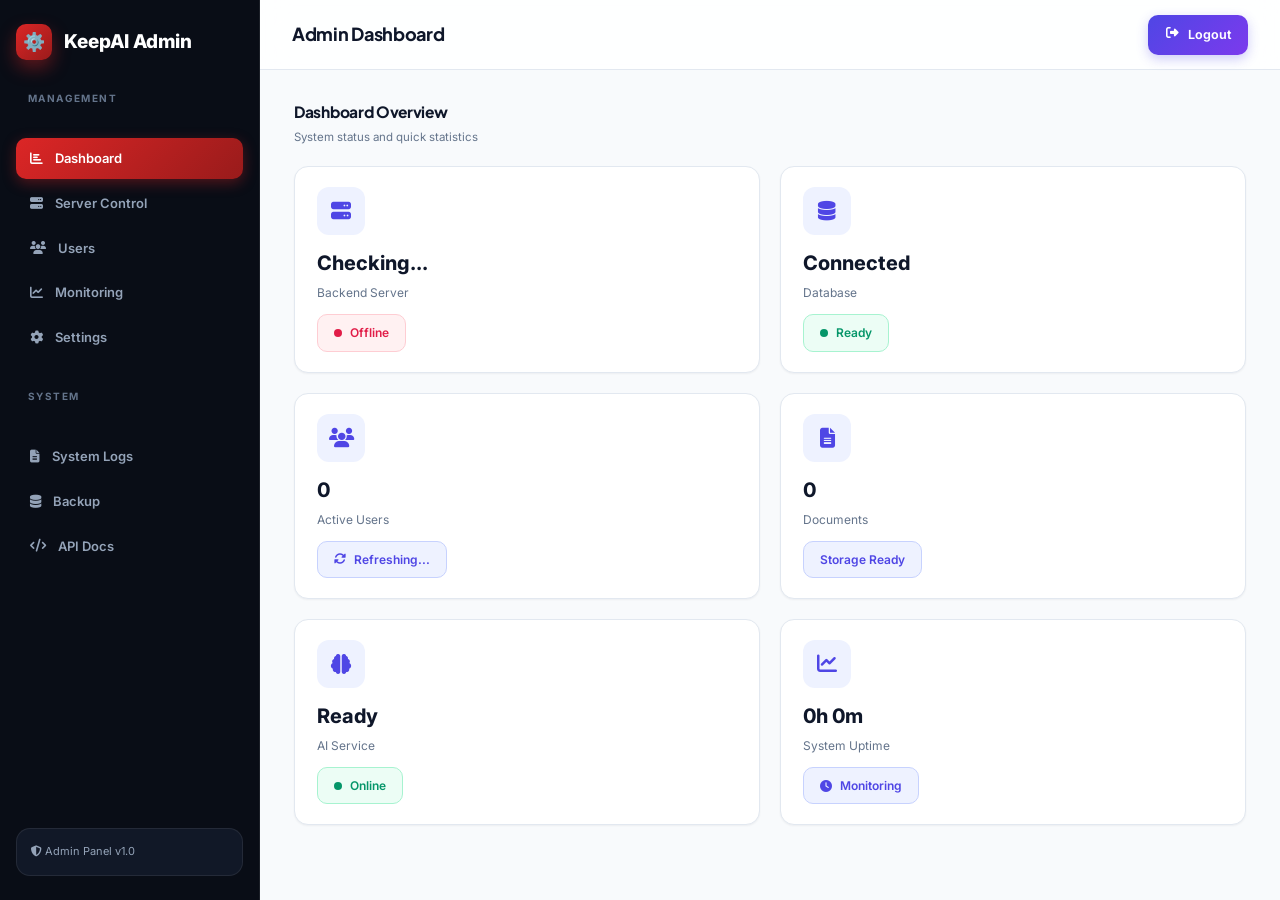
<file: admin_dashboard_backup_20261012_165618.html>
<!DOCTYPE html>
<html lang="en">
<head>
    <meta charset="UTF-8">
    <meta name="viewport" content="width=device-width, initial-scale=1.0">
    <title>KeepAI - Admin Dashboard</title>
    <link rel="preconnect" href="https://fonts.googleapis.com">
    <link rel="preconnect" href="https://fonts.gstatic.com" crossorigin>
    <link href="https://fonts.googleapis.com/css2?family=Inter:wght@300;400;500;600;700&family=Plus+Jakarta+Sans:wght@500;600;700;800&display=swap" rel="stylesheet">
    <link href="https://cdnjs.cloudflare.com/ajax/libs/font-awesome/6.4.0/css/all.min.css" rel="stylesheet">
    <style>
        :root {
            --primary: #4f46e5;
            --primary-hover: #4338ca;
            --primary-light: #eef2ff;
            --primary-border: #c7d2fe;
            --primary-glow: rgba(79, 70, 229, 0.16);
            --primary-gradient: linear-gradient(135deg, #4f46e5 0%, #7c3aed 100%);
            
            --emerald: #059669;
            --emerald-light: #ecfdf5;
            --emerald-border: #a7f3d0;
            --rose: #e11d48;
            --rose-light: #fff1f2;
            --rose-border: #fecdd3;
            --amber: #d97706;
            --amber-light: #fffbeb;
            
            --bg-app: #f8fafc;
            --bg-surface: #ffffff;
            --bg-subtle: #f1f5f9;
            --border: #e2e8f0;
            --text-main: #0f172a;
            --text-body: #334155;
            --text-muted: #64748b;
            --text-subtle: #94a3b8;
            
            --sidebar-bg: #090d16;
            --sidebar-surface: #111827;
            --sidebar-border: rgba(255, 255, 255, 0.08);
            --sidebar-text: #94a3b8;
            --sidebar-text-hover: #e2e8f0;
            
            --radius-xs: 6px;
            --radius-sm: 10px;
            --radius-md: 14px;
            --radius-lg: 18px;
            --shadow-sm: 0 1px 2px 0 rgba(15, 23, 42, 0.05);
            --shadow-md: 0 4px 6px -1px rgba(15, 23, 42, 0.06);
            --shadow-lg: 0 10px 25px -5px rgba(15, 23, 42, 0.06);
            --shadow-card: 0 1px 3px rgba(15, 23, 42, 0.04), 0 16px 32px -12px rgba(15, 23, 42, 0.05);
        }

        * { box-sizing: border-box; margin: 0; padding: 0; }

        body {
            background: var(--bg-app);
            color: var(--text-body);
            font-family: 'Inter', -apple-system, BlinkMacSystemFont, "Segoe UI", Roboto, sans-serif;
            font-size: 14px;
            line-height: 1.6;
            -webkit-font-smoothing: antialiased;
            min-height: 100vh;
        }

        h1, h2, h3, h4, h5, h6 {
            font-family: 'Plus Jakarta Sans', 'Inter', sans-serif;
            font-weight: 750;
            letter-spacing: -0.3px;
        }

        button, input, select { font: inherit; outline: none; }
        button { cursor: pointer; border: 0; background: transparent; }

        .app {
            min-height: 100vh;
            display: grid;
            grid-template-columns: 260px minmax(0, 1fr);
        }

        /* Sidebar */
        .sidebar {
            background: var(--sidebar-bg);
            color: var(--sidebar-text);
            padding: 24px 16px;
            display: flex;
            flex-direction: column;
            gap: 24px;
            position: sticky;
            top: 0;
            height: 100vh;
            border-right: 1px solid var(--sidebar-border);
            z-index: 20;
            overflow-y: auto;
        }

        .brand {
            display: flex;
            align-items: center;
            gap: 12px;
            color: white;
            font-size: 19px;
            font-weight: 800;
        }

        .brand-mark {
            width: 36px;
            height: 36px;
            background: linear-gradient(135deg, #dc2626 0%, #991b1b 100%);
            border-radius: 10px;
            display: grid;
            place-items: center;
            color: white;
            font-size: 18px;
            box-shadow: 0 8px 18px rgba(220, 38, 38, 0.4);
        }

        .nav-label {
            font-size: 10px;
            letter-spacing: 1.4px;
            text-transform: uppercase;
            color: #64748b;
            padding: 0 12px;
            margin: 6px 0 8px;
            font-weight: 700;
        }

        .nav {
            display: flex;
            flex-direction: column;
            gap: 4px;
        }

        .nav-item {
            display: flex;
            align-items: center;
            gap: 12px;
            width: 100%;
            color: var(--sidebar-text);
            padding: 10px 14px;
            border-radius: var(--radius-sm);
            font-size: 13px;
            font-weight: 600;
            transition: all 0.18s;
            text-decoration: none;
            border: 0;
            background: transparent;
            cursor: pointer;
            user-select: none;
        }

        .nav-item:hover {
            background: rgba(255, 255, 255, 0.05);
            color: var(--sidebar-text-hover);
        }

        .nav-item.active {
            background: linear-gradient(135deg, #dc2626 0%, #991b1b 100%);
            color: white;
            box-shadow: 0 4px 14px rgba(220, 38, 38, 0.35);
        }

        .sidebar-bottom {
            margin-top: auto;
            background: var(--sidebar-surface);
            border: 1px solid var(--sidebar-border);
            border-radius: var(--radius-md);
            padding: 14px;
            font-size: 11px;
        }

        /* Main */
        .main {
            min-width: 0;
            display: flex;
            flex-direction: column;
        }

        .topbar {
            height: 70px;
            background: rgba(255, 255, 255, 0.85);
            border-bottom: 1px solid var(--border);
            display: flex;
            align-items: center;
            justify-content: space-between;
            padding: 0 32px;
            position: sticky;
            top: 0;
            z-index: 15;
            backdrop-filter: blur(14px);
        }

        .topbar h2 {
            font-size: 18px;
            color: var(--text-main);
        }

        .content {
            padding: 30px 34px 50px;
            max-width: 1440px;
            margin: 0 auto;
            width: 100%;
        }

        .section { display: none; }
        .section.active { display: block; animation: fadeIn 0.25s ease-out; }

        @keyframes fadeIn {
            from { opacity: 0; transform: translateY(6px); }
            to { opacity: 1; transform: translateY(0); }
        }

        .panel {
            background: var(--bg-surface);
            border: 1px solid var(--border);
            border-radius: var(--radius-lg);
            padding: 22px 24px;
            box-shadow: var(--shadow-card);
        }

        .panel-head {
            display: flex;
            justify-content: space-between;
            align-items: flex-start;
            gap: 12px;
            margin-bottom: 20px;
        }

        .panel-head h2 {
            font-size: 15.5px;
            color: var(--text-main);
        }

        .panel-head .sub {
            color: var(--text-muted);
            font-size: 11.5px;
            margin-top: 3px;
        }

        /* Status Badge */
        .status-badge {
            display: inline-flex;
            align-items: center;
            gap: 8px;
            padding: 8px 16px;
            border-radius: var(--radius-sm);
            font-size: 12px;
            font-weight: 600;
        }

        .status-badge.online {
            background: var(--emerald-light);
            color: var(--emerald);
            border: 1px solid var(--emerald-border);
        }

        .status-badge.offline {
            background: var(--rose-light);
            color: var(--rose);
            border: 1px solid var(--rose-border);
        }

        .status-badge.info {
            background: var(--primary-light);
            color: var(--primary);
            border: 1px solid var(--primary-border);
        }

        .status-dot {
            width: 8px;
            height: 8px;
            border-radius: 50%;
            animation: pulse 2s infinite;
        }

        .status-dot.online {
            background: var(--emerald);
        }

        .status-dot.offline {
            background: var(--rose);
        }

        @keyframes pulse {
            0%, 100% { opacity: 1; }
            50% { opacity: 0.5; }
        }

        /* Buttons */
        .btn {
            border-radius: var(--radius-sm);
            padding: 10px 16px;
            font-weight: 650;
            font-size: 12.5px;
            display: inline-flex;
            align-items: center;
            justify-content: center;
            gap: 8px;
            transition: all 0.18s;
            text-decoration: none;
        }

        .btn i { width: 16px; height: 16px; }

        .btn-primary {
            background: linear-gradient(135deg, #4f46e5 0%, #7c3aed 100%);
            color: white;
            box-shadow: 0 4px 12px rgba(79, 70, 229, 0.28);
        }

        .btn-primary:hover {
            transform: translateY(-1px);
            box-shadow: 0 6px 16px rgba(79, 70, 229, 0.35);
        }

        .btn-success {
            background: linear-gradient(135deg, #059669 0%, #047857 100%);
            color: white;
            box-shadow: 0 4px 12px rgba(5, 150, 105, 0.28);
        }

        .btn-success:hover {
            transform: translateY(-1px);
            box-shadow: 0 6px 16px rgba(5, 150, 105, 0.35);
        }

        .btn-danger {
            background: linear-gradient(135deg, #e11d48 0%, #be123c 100%);
            color: white;
            box-shadow: 0 4px 12px rgba(225, 29, 72, 0.28);
        }

        .btn-danger:hover {
            transform: translateY(-1px);
            box-shadow: 0 6px 16px rgba(225, 29, 72, 0.35);
        }

        .btn:disabled {
            opacity: 0.5;
            cursor: not-allowed;
            transform: none !important;
        }

        /* Cards */
        .stat-card {
            background: var(--bg-surface);
            border: 1px solid var(--border);
            border-radius: var(--radius-md);
            padding: 20px 22px;
            box-shadow: var(--shadow-sm);
        }

        .stat-icon {
            width: 48px;
            height: 48px;
            border-radius: 12px;
            display: grid;
            place-items: center;
            font-size: 20px;
            margin-bottom: 12px;
        }

        .stat-icon.primary {
            background: var(--primary-light);
            color: var(--primary);
        }

        .stat-value {
            font-size: 20px;
            font-weight: 750;
            color: var(--text-main);
            margin-bottom: 4px;
        }

        .stat-label {
            font-size: 12px;
            color: var(--text-muted);
        }

        /* Grid */
        .grid {
            display: grid;
            gap: 20px;
        }

        .grid-2 { grid-template-columns: repeat(auto-fit, minmax(280px, 1fr)); }
        .grid-3 { grid-template-columns: repeat(auto-fit, minmax(320px, 1fr)); }

        /* Forms */
        .form-group {
            margin-bottom: 20px;
        }

        .form-group label {
            display: block;
            font-size: 11px;
            font-weight: 700;
            color: var(--text-main);
            margin-bottom: 8px;
            text-transform: uppercase;
            letter-spacing: 0.5px;
        }

        .form-group input,
        .form-group select,
        .form-group textarea {
            width: 100%;
            padding: 12px 14px;
            border: 1px solid var(--border);
            border-radius: var(--radius-sm);
            font-size: 13px;
            transition: all 0.18s;
        }

        .form-group input:focus,
        .form-group select:focus,
        .form-group textarea:focus {
            border-color: var(--primary);
            box-shadow: 0 0 0 3px var(--primary-glow);
        }

        /* Alert */
        .alert {
            padding: 14px 16px;
            border-radius: var(--radius-sm);
            font-size: 13px;
            margin-bottom: 16px;
            display: flex;
            align-items: center;
            gap: 12px;
            animation: slideDown 0.3s ease-out;
        }

        @keyframes slideDown {
            from { opacity: 0; transform: translateY(-10px); }
            to { opacity: 1; transform: translateY(0); }
        }

        .alert-success {
            background: var(--emerald-light);
            border: 1px solid var(--emerald-border);
            color: var(--emerald);
        }

        .alert-error {
            background: var(--rose-light);
            border: 1px solid var(--rose-border);
            color: var(--rose);
        }

        .alert-info {
            background: var(--primary-light);
            border: 1px solid var(--primary-border);
            color: var(--primary);
        }

        /* Log display */
        .log-viewer {
            background: #0f172a;
            color: #10b981;
            padding: 16px;
            border-radius: var(--radius-sm);
            font-family: 'Courier New', monospace;
            font-size: 12px;
            max-height: 400px;
            overflow-y: auto;
            line-height: 1.5;
            white-space: pre-wrap;
            word-wrap: break-word;
        }

        .log-viewer.error {
            color: #ef4444;
        }

        .log-viewer.warning {
            color: #f59e0b;
        }

        /* Table */
        .table-responsive {
            background: var(--bg-surface);
            border: 1px solid var(--border);
            border-radius: var(--radius-md);
            overflow: hidden;
        }

        .table {
            width: 100%;
            margin: 0;
            font-size: 13px;
        }

        .table thead th {
            background: var(--bg-subtle);
            border-bottom: 1px solid var(--border);
            padding: 12px 16px;
            font-weight: 700;
            font-size: 11px;
            text-transform: uppercase;
            color: var(--text-muted);
        }

        .table tbody td {
            padding: 12px 16px;
            border-bottom: 1px solid var(--border);
        }

        .table tbody tr:hover {
            background: var(--bg-subtle);
        }

        @media (max-width: 768px) {
            .app { grid-template-columns: 1fr; }
            .sidebar { display: none; }
            .content { padding: 20px 16px; }
            .grid-2, .grid-3 { grid-template-columns: 1fr; }
        }
    </style>
</head>
<body>
    <div class="app">
        <!-- Sidebar -->
        <aside class="sidebar">
            <div class="brand">
                <div class="brand-mark">⚙️</div>
                <span>KeepAI Admin</span>
            </div>

            <div class="nav-label">Management</div>
            <nav class="nav">
                <button class="nav-item active" onclick="showSection('dashboard', this)">
                    <i class="fas fa-chart-bar"></i> Dashboard
                </button>
                <button class="nav-item" onclick="showSection('server', this)">
                    <i class="fas fa-server"></i> Server Control
                </button>
                <button class="nav-item" onclick="showSection('users', this)">
                    <i class="fas fa-users"></i> Users
                </button>
                <button class="nav-item" onclick="showSection('monitoring', this)">
                    <i class="fas fa-chart-line"></i> Monitoring
                </button>
                <button class="nav-item" onclick="showSection('settings', this)">
                    <i class="fas fa-cog"></i> Settings
                </button>
            </nav>

            <div class="nav-label">System</div>
            <nav class="nav">
                <button class="nav-item" onclick="showSection('logs', this)">
                    <i class="fas fa-file-alt"></i> System Logs
                </button>
                <button class="nav-item" onclick="showSection('backup', this)">
                    <i class="fas fa-database"></i> Backup
                </button>
                <button class="nav-item" onclick="showSection('api', this)">
                    <i class="fas fa-code"></i> API Docs
                </button>
            </nav>

            <div class="sidebar-bottom">
                <p><i class="fas fa-shield-alt"></i> Admin Panel v1.0</p>
            </div>
        </aside>

        <!-- Main Content -->
        <main class="main">
            <!-- Topbar -->
            <header class="topbar">
                <h2>Admin Dashboard</h2>
                <div>
                    <button class="btn btn-primary" onclick="logout()">
                        <i class="fas fa-sign-out-alt"></i> Logout
                    </button>
                </div>
            </header>

            <!-- Content Area -->
            <div class="content">
                <!-- Dashboard Section -->
                <section id="dashboard-section" class="section active">
                    <div class="panel-head">
                        <div>
                            <h2>Dashboard Overview</h2>
                            <div class="sub">System status and quick statistics</div>
                        </div>
                    </div>

                    <div class="grid grid-3">
                        <div class="stat-card">
                            <div class="stat-icon primary">
                                <i class="fas fa-server"></i>
                            </div>
                            <div class="stat-value" id="server-status-value">Checking...</div>
                            <div class="stat-label">Backend Server</div>
                            <div id="server-status-badge" class="status-badge offline" style="margin-top: 12px;">
                                <span class="status-dot offline"></span>
                                <span>Offline</span>
                            </div>
                        </div>

                        <div class="stat-card">
                            <div class="stat-icon primary">
                                <i class="fas fa-database"></i>
                            </div>
                            <div class="stat-value" id="db-status-value">Connected</div>
                            <div class="stat-label">Database</div>
                            <div id="db-status-badge" class="status-badge online" style="margin-top: 12px;">
                                <span class="status-dot online"></span>
                                <span>Ready</span>
                            </div>
                        </div>

                        <div class="stat-card">
                            <div class="stat-icon primary">
                                <i class="fas fa-users"></i>
                            </div>
                            <div class="stat-value" id="user-count">0</div>
                            <div class="stat-label">Active Users</div>
                            <div class="status-badge info" style="margin-top: 12px; background: var(--primary-light); color: var(--primary); border: 1px solid var(--primary-border);">
                                <i class="fas fa-sync-alt"></i>
                                <span>Refreshing...</span>
                            </div>
                        </div>

                        <div class="stat-card">
                            <div class="stat-icon primary">
                                <i class="fas fa-file-alt"></i>
                            </div>
                            <div class="stat-value" id="document-count">0</div>
                            <div class="stat-label">Documents</div>
                            <div class="status-badge info" style="margin-top: 12px; background: var(--primary-light); color: var(--primary); border: 1px solid var(--primary-border);">
                                <span>Storage Ready</span>
                            </div>
                        </div>

                        <div class="stat-card">
                            <div class="stat-icon primary">
                                <i class="fas fa-brain"></i>
                            </div>
                            <div class="stat-value" id="ai-status">Ready</div>
                            <div class="stat-label">AI Service</div>
                            <div id="ai-status-badge" class="status-badge online" style="margin-top: 12px;">
                                <span class="status-dot online"></span>
                                <span>Online</span>
                            </div>
                        </div>

                        <div class="stat-card">
                            <div class="stat-icon primary">
                                <i class="fas fa-chart-line"></i>
                            </div>
                            <div class="stat-value" id="system-uptime">0h 0m</div>
                            <div class="stat-label">System Uptime</div>
                            <div class="status-badge info" style="margin-top: 12px; background: var(--primary-light); color: var(--primary); border: 1px solid var(--primary-border);">
                                <i class="fas fa-clock"></i>
                                <span>Monitoring</span>
                            </div>
                        </div>
                    </div>
                </section>

                <!-- Server Control Section -->
                <section id="server-section" class="section">
                    <div class="panel-head">
                        <div>
                            <h2>Server Control</h2>
                            <div class="sub">Start, stop, and monitor the backend server</div>
                        </div>
                    </div>

                    <!-- Server Status Alert -->
                    <div id="server-alert"></div>

                    <!-- Server Status -->
                    <div class="panel" style="margin-bottom: 24px;">
                        <h3 style="margin-bottom: 16px; font-size: 14px;">
                            <i class="fas fa-heartbeat me-2"></i>Server Status
                        </h3>
                        
                        <div style="display: flex; align-items: center; justify-content: space-between; padding: 16px; background: var(--bg-subtle); border-radius: var(--radius-sm);">
                            <div>
                                <div style="font-weight: 600; color: var(--text-main); margin-bottom: 4px;">Backend Server</div>
                                <div style="font-size: 12px; color: var(--text-muted);">
                                    <span id="server-endpoint">http://127.0.0.1:8000</span>
                                </div>
                            </div>
                            <div id="server-status-indicator" class="status-badge offline">
                                <span class="status-dot offline"></span>
                                <span>Offline</span>
                            </div>
                        </div>
                    </div>

                    <!-- Server Controls -->
                    <div class="panel" style="margin-bottom: 24px;">
                        <h3 style="margin-bottom: 16px; font-size: 14px;">
                            <i class="fas fa-sliders-h me-2"></i>Controls
                        </h3>
                        
                        <div style="display: flex; gap: 12px; flex-wrap: wrap; margin-bottom: 20px;">
                            <button class="btn btn-success" onclick="startServer()">
                                <i class="fas fa-play"></i> Start Server
                            </button>
                            <button class="btn btn-danger" onclick="stopServer()">
                                <i class="fas fa-stop"></i> Stop Server
                            </button>
                            <button class="btn btn-primary" onclick="checkServerStatus()">
                                <i class="fas fa-sync-alt"></i> Check Status
                            </button>
                        </div>

                        <div style="padding: 14px; background: var(--primary-light); border: 1px solid var(--primary-border); border-radius: var(--radius-sm); font-size: 12px; color: var(--primary); line-height: 1.6;">
                            <strong>💡 Tip:</strong> If automatic startup doesn't work, you can manually start the server by opening Command Prompt and running:<br/>
                            <code style="display: block; margin: 8px 0; padding: 8px; background: white; border-radius: 4px; font-family: monospace; font-size: 11px; overflow-x: auto;">python -m uvicorn app.main:app --reload --host 127.0.0.1 --port 8000</code>
                            Or double-click <code style="background: white; padding: 2px 6px; border-radius: 3px; font-size: 11px;">start_backend.bat</code>
                        </div>
                    </div>

                    <!-- Server Logs -->
                    <div class="panel">
                        <h3 style="margin-bottom: 16px; font-size: 14px;">
                            <i class="fas fa-file-alt me-2"></i>Server Logs
                        </h3>
                        <div class="log-viewer" id="server-logs">
Ready to start server...
                        </div>
                    </div>
                </section>

                <!-- Users Section -->
                <section id="users-section" class="section">
                    <div class="panel-head">
                        <div>
                            <h2>User Management</h2>
                            <div class="sub">Manage student and admin accounts</div>
                        </div>
                    </div>

                    <div class="panel">
                        <div style="display: flex; justify-content: space-between; align-items: center; margin-bottom: 20px;">
                            <div>
                                <h3 style="margin: 0; font-size: 15px;">User Accounts</h3>
                                <p style="margin: 4px 0 0 0; font-size: 12px; color: var(--text-muted);">Manage student and admin accounts</p>
                            </div>
                            <button class="btn btn-success" onclick="showAddUserModal()">
                                <i class="fas fa-plus"></i> Add User
                            </button>
                        </div>

                        <div class="table-responsive">
                            <table class="table">
                                <thead>
                                    <tr>
                                        <th>Username</th>
                                        <th>Full Name</th>
                                        <th>Email</th>
                                        <th>Role</th>
                                        <th>Created</th>
                                        <th>Last Login</th>
                                        <th>Actions</th>
                                    </tr>
                                </thead>
                                <tbody id="users-table">
                                    <tr>
                                        <td colspan="7" style="text-align: center; color: var(--text-muted); padding: 30px;">
                                            <i class="fas fa-spinner fa-spin" style="margin-right: 8px;"></i>
                                            Loading users...
                                        </td>
                                    </tr>
                                </tbody>
                            </table>
                        </div>

                        <div style="display: flex; justify-content: space-between; align-items: center; margin-top: 20px; padding-top: 16px; border-top: 1px solid var(--border);">
                            <div style="font-size: 12px; color: var(--text-muted);">
                                Showing <span id="user-count-badge">0</span> users
                            </div>
                            <div style="display: flex; gap: 8px;">
                                <button class="btn" style="padding: 6px 12px; font-size: 11px;" onclick="exportUsers()">
                                    <i class="fas fa-download"></i> Export
                                </button>
                                <button class="btn btn-primary" style="padding: 6px 12px; font-size: 11px;" onclick="refreshUsers()">
                                    <i class="fas fa-sync-alt"></i> Refresh
                                </button>
                            </div>
                        </div>
                    </div>
                </section>

                <!-- Settings Section -->
                <section id="settings-section" class="section">
                    <div class="panel-head">
                        <div>
                            <h2>Admin Settings</h2>
                            <div class="sub">Configure system settings and preferences</div>
                        </div>
                    </div>

                    <div class="grid grid-2">
                        <div class="panel">
                            <h3 style="margin-bottom: 16px; font-size: 14px;">
                                <i class="fas fa-cog me-2"></i>System Configuration
                            </h3>
                            
                            <form id="settings-form" onsubmit="saveSettings(event)">
                                <div class="form-group">
                                    <label>Server Host</label>
                                    <input type="text" id="server-host" value="127.0.0.1">
                                </div>

                                <div class="form-group">
                                    <label>Server Port</label>
                                    <input type="number" id="server-port" value="8000" min="1024" max="65535">
                                </div>

                                <div class="form-group">
                                    <label>AI Provider</label>
                                    <select id="ai-provider">
                                        <option value="ollama">Ollama (Local)</option>
                                        <option value="gemini">Google Gemini</option>
                                        <option value="openai">OpenAI (API)</option>
                                        <option value="claude">Claude (API)</option>
                                    </select>
                                </div>

                                <div class="form-group">
                                    <label>Database Type</label>
                                    <select id="db-type">
                                        <option value="mysql">MySQL/MariaDB</option>
                                        <option value="sqlite">SQLite</option>
                                    </select>
                                </div>

                                <div class="form-group">
                                    <label>Enable Debug Mode</label>
                                    <div style="display: flex; align-items: center; gap: 10px; margin-top: 8px;">
                                        <input type="checkbox" id="debug-mode" style="width: 18px; height: 18px; cursor: pointer;">
                                        <span style="font-size: 12px; color: var(--text-muted);">Enable detailed logging and error messages</span>
                                    </div>
                                </div>

                                <div class="form-group">
                                    <label>Auto-start Server</label>
                                    <div style="display: flex; align-items: center; gap: 10px; margin-top: 8px;">
                                        <input type="checkbox" id="auto-start" style="width: 18px; height: 18px; cursor: pointer;" checked>
                                        <span style="font-size: 12px; color: var(--text-muted);">Start server automatically on system boot</span>
                                    </div>
                                </div>

                                <button type="submit" class="btn btn-primary" style="margin-top: 20px;">
                                    <i class="fas fa-save"></i> Save Settings
                                </button>
                            </form>
                        </div>

                        <div class="panel">
                            <h3 style="margin-bottom: 16px; font-size: 14px;">
                                <i class="fas fa-shield-alt me-2"></i>Security Settings
                            </h3>
                            
                            <form id="security-form" onsubmit="saveSecuritySettings(event)">
                                <div class="form-group">
                                    <label>JWT Token Expiration (minutes)</label>
                                    <input type="number" id="jwt-expiry" value="10080" min="30" max="525600">
                                </div>

                                <div class="form-group">
                                    <label>Password Policy</label>
                                    <select id="password-policy">
                                        <option value="basic">Basic (6+ characters)</option>
                                        <option value="standard">Standard (8+ characters, mixed case)</option>
                                        <option value="strict">Strict (12+ characters, mixed case, numbers, symbols)</option>
                                    </select>
                                </div>

                                <div class="form-group">
                                    <label>Session Timeout (minutes)</label>
                                    <input type="number" id="session-timeout" value="30" min="5" max="1440">
                                </div>

                                <div class="form-group">
                                    <label>Enable Two-Factor Authentication</label>
                                    <div style="display: flex; align-items: center; gap: 10px; margin-top: 8px;">
                                        <input type="checkbox" id="2fa-enabled" style="width: 18px; height: 18px; cursor: pointer;">
                                        <span style="font-size: 12px; color: var(--text-muted);">Require 2FA for admin accounts</span>
                                    </div>
                                </div>

                                <div class="form-group">
                                    <label>Rate Limiting (requests per minute)</label>
                                    <input type="number" id="rate-limit" value="60" min="10" max="1000">
                                </div>

                                <button type="submit" class="btn btn-primary" style="margin-top: 20px;">
                                    <i class="fas fa-shield-alt"></i> Save Security Settings
                                </button>
                            </form>
                        </div>
                    </div>

                    <div class="panel" style="margin-top: 20px;">
                        <h3 style="margin-bottom: 16px; font-size: 14px;">
                            <i class="fas fa-tools me-2"></i>System Tools
                        </h3>
                        
                        <div style="display: flex; gap: 12px; flex-wrap: wrap;">
                            <button class="btn btn-primary" onclick="clearCache()">
                                <i class="fas fa-broom"></i> Clear Cache
                            </button>
                            <button class="btn btn-primary" onclick="optimizeDatabase()">
                                <i class="fas fa-database"></i> Optimize Database
                            </button>
                            <button class="btn btn-primary" onclick="regenerateApiKeys()">
                                <i class="fas fa-key"></i> Regenerate API Keys
                            </button>
                            <button class="btn btn-danger" onclick="resetSystem()">
                                <i class="fas fa-redo"></i> Reset System Settings
                            </button>
                        </div>
                    </div>
                </section>

                <!-- Monitoring Section -->
                <section id="monitoring-section" class="section">
                    <div class="panel-head">
                        <div>
                            <h2>System Monitoring</h2>
                            <div class="sub">Real-time system performance and resource monitoring</div>
                        </div>
                    </div>

                    <div class="grid grid-2">
                        <div class="panel">
                            <h3 style="margin-bottom: 16px; font-size: 14px;">
                                <i class="fas fa-microchip me-2"></i>System Resources
                            </h3>
                            
                            <div id="system-resources">
                                <div style="text-align: center; padding: 40px; color: var(--text-muted);">
                                    <i class="fas fa-spinner fa-spin" style="font-size: 24px; margin-bottom: 16px;"></i>
                                    <p>Loading system resources...</p>
                                </div>
                            </div>
                        </div>

                        <div class="panel">
                            <h3 style="margin-bottom: 16px; font-size: 14px;">
                                <i class="fas fa-chart-line me-2"></i>Performance Metrics
                            </h3>
                            
                            <div id="performance-metrics">
                                <div style="text-align: center; padding: 40px; color: var(--text-muted);">
                                    <i class="fas fa-spinner fa-spin" style="font-size: 24px; margin-bottom: 16px;"></i>
                                    <p>Loading performance data...</p>
                                </div>
                            </div>
                        </div>

                        <div class="panel">
                            <h3 style="margin-bottom: 16px; font-size: 14px;">
                                <i class="fas fa-network-wired me-2"></i>Network Activity
                            </h3>
                            
                            <div id="network-activity">
                                <div style="text-align: center; padding: 40px; color: var(--text-muted);">
                                    <i class="fas fa-spinner fa-spin" style="font-size: 24px; margin-bottom: 16px;"></i>
                                    <p>Loading network data...</p>
                                </div>
                            </div>
                        </div>

                        <div class="panel">
                            <h3 style="margin-bottom: 16px; font-size: 14px;">
                                <i class="fas fa-history me-2"></i>System Logs Preview
                            </h3>
                            
                            <div class="log-viewer" id="system-logs-preview" style="max-height: 300px;">
Loading system logs...
                            </div>
                            
                            <button class="btn btn-primary" style="margin-top: 16px; width: 100%;" onclick="showSection('logs')">
                                <i class="fas fa-external-link-alt"></i> View Full Logs
                            </button>
                        </div>
                    </div>
                </section>

                <!-- System Logs Section -->
                <section id="logs-section" class="section">
                    <div class="panel-head">
                        <div>
                            <h2>System Logs</h2>
                            <div class="sub">View and analyze system logs and events</div>
                        </div>
                    </div>

                    <div class="panel">
                        <div style="display: flex; justify-content: space-between; align-items: center; margin-bottom: 20px;">
                            <div>
                                <h3 style="margin: 0; font-size: 15px;">Application Logs</h3>
                                <p style="margin: 4px 0 0 0; font-size: 12px; color: var(--text-muted);">Real-time log viewer with filtering</p>
                            </div>
                            <div style="display: flex; gap: 12px;">
                                <button class="btn btn-primary" onclick="refreshLogs()">
                                    <i class="fas fa-sync-alt"></i> Refresh
                                </button>
                                <button class="btn btn-success" onclick="downloadLogs()">
                                    <i class="fas fa-download"></i> Download
                                </button>
                                <button class="btn btn-danger" onclick="clearLogs()">
                                    <i class="fas fa-trash"></i> Clear
                                </button>
                            </div>
                        </div>

                        <div style="display: flex; gap: 12px; margin-bottom: 16px; flex-wrap: wrap;">
                            <select id="log-level" style="padding: 8px 12px; border: 1px solid var(--border); border-radius: var(--radius-sm); font-size: 13px;">
                                <option value="all">All Levels</option>
                                <option value="info">Info</option>
                                <option value="warning">Warning</option>
                                <option value="error">Error</option>
                                <option value="debug">Debug</option>
                            </select>
                            <input type="text" id="log-search" placeholder="Search logs..." style="flex: 1; padding: 8px 12px; border: 1px solid var(--border); border-radius: var(--radius-sm); font-size: 13px;">
                            <input type="date" id="log-date" style="padding: 8px 12px; border: 1px solid var(--border); border-radius: var(--radius-sm); font-size: 13px;">
                        </div>

                        <div class="log-viewer" id="full-system-logs" style="max-height: 500px;">
Loading application logs...
                        </div>
                    </div>
                </section>

                <!-- Backup Section -->
                <section id="backup-section" class="section">
                    <div class="panel-head">
                        <div>
                            <h2>Backup & Restore</h2>
                            <div class="sub">Manage system backups and data recovery</div>
                        </div>
                    </div>

                    <div class="grid grid-2">
                        <div class="panel">
                            <h3 style="margin-bottom: 16px; font-size: 14px;">
                                <i class="fas fa-save me-2"></i>Create Backup
                            </h3>
                            
                            <form id="backup-form" onsubmit="createBackup(event)">
                                <div class="form-group">
                                    <label>Backup Name</label>
                                    <input type="text" id="backup-name" placeholder="backup_2026_10_12" required>
                                </div>

                                <div class="form-group">
                                    <label>Include in Backup</label>
                                    <div style="margin-top: 8px;">
                                        <div style="display: flex; align-items: center; gap: 10px; margin-bottom: 8px;">
                                            <input type="checkbox" id="backup-db" checked style="width: 18px; height: 18px; cursor: pointer;">
                                            <span style="font-size: 13px;">Database</span>
                                        </div>
                                        <div style="display: flex; align-items: center; gap: 10px; margin-bottom: 8px;">
                                            <input type="checkbox" id="backup-documents" checked style="width: 18px; height: 18px; cursor: pointer;">
                                            <span style="font-size: 13px;">Uploaded Documents</span>
                                        </div>
                                        <div style="display: flex; align-items: center; gap: 10px; margin-bottom: 8px;">
                                            <input type="checkbox" id="backup-config" checked style="width: 18px; height: 18px; cursor: pointer;">
                                            <span style="font-size: 13px;">Configuration Files</span>
                                        </div>
                                        <div style="display: flex; align-items: center; gap: 10px;">
                                            <input type="checkbox" id="backup-logs" style="width: 18px; height: 18px; cursor: pointer;">
                                            <span style="font-size: 13px;">System Logs</span>
                                        </div>
                                    </div>
                                </div>

                                <div class="form-group">
                                    <label>Compression</label>
                                    <select id="backup-compression">
                                        <option value="zip">ZIP (Recommended)</option>
                                        <option value="tar">TAR</option>
                                        <option value="none">No Compression</option>
                                    </select>
                                </div>

                                <div class="form-group">
                                    <label>Encryption</label>
                                    <select id="backup-encryption">
                                        <option value="none">No Encryption</option>
                                        <option value="aes">AES-256 Encryption</option>
                                    </select>
                                </div>

                                <button type="submit" class="btn btn-success" style="margin-top: 20px;">
                                    <i class="fas fa-save"></i> Create Backup
                                </button>
                            </form>
                        </div>

                        <div class="panel">
                            <h3 style="margin-bottom: 16px; font-size: 14px;">
                                <i class="fas fa-history me-2"></i>Restore Backup
                            </h3>
                            
                            <div id="backup-list">
                                <div style="text-align: center; padding: 40px; color: var(--text-muted);">
                                    <i class="fas fa-spinner fa-spin" style="font-size: 24px; margin-bottom: 16px;"></i>
                                    <p>Loading backup list...</p>
                                </div>
                            </div>
                        </div>

                        <div class="panel">
                            <h3 style="margin-bottom: 16px; font-size: 14px;">
                                <i class="fas fa-cogs me-2"></i>Automated Backups
                            </h3>
                            
                            <form id="auto-backup-form" onsubmit="saveAutoBackupSettings(event)">
                                <div class="form-group">
                                    <label>Schedule</label>
                                    <select id="backup-schedule">
                                        <option value="disabled">Disabled</option>
                                        <option value="daily">Daily</option>
                                        <option value="weekly">Weekly</option>
                                        <option value="monthly">Monthly</option>
                                    </select>
                                </div>

                                <div class="form-group">
                                    <label>Retention Policy</label>
                                    <select id="backup-retention">
                                        <option value="7">Keep 7 days</option>
                                        <option value="30">Keep 30 days</option>
                                        <option value="90">Keep 90 days</option>
                                        <option value="365">Keep 1 year</option>
                                    </select>
                                </div>

                                <div class="form-group">
                                    <label>Backup Location</label>
                                    <input type="text" id="backup-location" value="./backups" readonly>
                                </div>

                                <button type="submit" class="btn btn-primary" style="margin-top: 20px;">
                                    <i class="fas fa-save"></i> Save Schedule
                                </button>
                            </form>
                        </div>

                        <div class="panel">
                            <h3 style="margin-bottom: 16px; font-size: 14px;">
                                <i class="fas fa-info-circle me-2"></i>Backup Information
                            </h3>
                            
                            <div style="font-size: 13px; line-height: 1.6;">
                                <p><strong>Last Backup:</strong> <span id="last-backup-time">Never</span></p>
                                <p><strong>Backup Size:</strong> <span id="backup-size">0 MB</span></p>
                                <p><strong>Available Space:</strong> <span id="available-space">Checking...</span></p>
                                <p><strong>Backup Status:</strong> <span id="backup-status" class="status-badge offline">Not Configured</span></p>
                            </div>
                            
                            <button class="btn btn-primary" style="margin-top: 20px; width: 100%;" onclick="testBackup()">
                                <i class="fas fa-play"></i> Test Backup Process
                            </button>
                        </div>
                    </div>
                </section>

                <!-- API Docs Section -->
                <section id="api-section" class="section">
                    <div class="panel-head">
                        <div>
                            <h2>API Documentation</h2>
                            <div class="sub">Interactive API documentation and testing</div>
                        </div>
                    </div>

                    <div class="panel">
                        <div style="display: flex; gap: 20px; margin-bottom: 24px;">
                            <div style="flex: 1;">
                                <h3 style="margin-bottom: 12px; font-size: 15px;">API Endpoints</h3>
                                <div id="api-endpoints" style="max-height: 400px; overflow-y: auto; padding-right: 8px;">
                                    <div style="padding: 12px; background: var(--bg-subtle); border-radius: var(--radius-sm); margin-bottom: 8px;">
                                        <div style="display: flex; align-items: center; gap: 8px;">
                                            <span style="padding: 4px 8px; background: #10b981; color: white; border-radius: 4px; font-size: 10px; font-weight: bold;">GET</span>
                                            <span style="font-weight: 600; font-size: 13px;">/api/health</span>
                                        </div>
                                        <p style="margin: 8px 0 0 0; font-size: 12px; color: var(--text-muted);">System health check endpoint</p>
                                    </div>
                                    
                                    <div style="padding: 12px; border: 1px solid var(--border); border-radius: var(--radius-sm); margin-bottom: 8px;">
                                        <div style="display: flex; align-items: center; gap: 8px;">
                                            <span style="padding: 4px 8px; background: #3b82f6; color: white; border-radius: 4px; font-size: 10px; font-weight: bold;">POST</span>
                                            <span style="font-weight: 600; font-size: 13px;">/api/auth/login</span>
                                        </div>
                                        <p style="margin: 8px 0 0 0; font-size: 12px; color: var(--text-muted);">User authentication endpoint</p>
                                    </div>
                                    
                                    <div style="padding: 12px; border: 1px solid var(--border); border-radius: var(--radius-sm); margin-bottom: 8px;">
                                        <div style="display: flex; align-items: center; gap: 8px;">
                                            <span style="padding: 4px 8px; background: #8b5cf6; color: white; border-radius: 4px; font-size: 10px; font-weight: bold;">GET</span>
                                            <span style="font-weight: 600; font-size: 13px;">/api/admin/health</span>
                                        </div>
                                        <p style="margin: 8px 0 0 0; font-size: 12px; color: var(--text-muted);">Admin health check endpoint</p>
                                    </div>
                                    
                                    <div style="padding: 12px; border: 1px solid var(--border); border-radius: var(--radius-sm); margin-bottom: 8px;">
                                        <div style="display: flex; align-items: center; gap: 8px;">
                                            <span style="padding: 4px 8px; background: #f59e0b; color: white; border-radius: 4px; font-size: 10px; font-weight: bold;">POST</span>
                                            <span style="font-weight: 600; font-size: 13px;">/api/admin/server/start</span>
                                        </div>
                                        <p style="margin: 8px 0 0 0; font-size: 12px; color: var(--text-muted);">Start backend server</p>
                                    </div>
                                    
                                    <div style="padding: 12px; border: 1px solid var(--border); border-radius: var(--radius-sm); margin-bottom: 8px;">
                                        <div style="display: flex; align-items: center; gap: 8px;">
                                            <span style="padding: 4px 8px; background: #ef4444; color: white; border-radius: 4px; font-size: 10px; font-weight: bold;">POST</span>
                                            <span style="font-weight: 600; font-size: 13px;">/api/admin/server/stop</span>
                                        </div>
                                        <p style="margin: 8px 0 0 0; font-size: 12px; color: var(--text-muted);">Stop backend server</p>
                                    </div>
                                </div>
                            </div>
                            
                            <div style="flex: 1;">
                                <h3 style="margin-bottom: 12px; font-size: 15px;">API Tester</h3>
                                <div style="padding: 20px; background: var(--bg-subtle); border-radius: var(--radius-sm);">
                                    <div class="form-group">
                                        <label>Method</label>
                                        <select id="api-method" style="width: 100%;">
                                            <option value="GET">GET</option>
                                            <option value="POST">POST</option>
                                            <option value="PUT">PUT</option>
                                            <option value="DELETE">DELETE</option>
                                        </select>
                                    </div>
                                    
                                    <div class="form-group">
                                        <label>Endpoint</label>
                                        <input type="text" id="api-endpoint" placeholder="/api/health" value="/api/health">
                                    </div>
                                    
                                    <div class="form-group">
                                        <label>Request Body (JSON)</label>
                                        <textarea id="api-body" rows="4" placeholder='{"key": "value"}' style="font-family: monospace; font-size: 12px;"></textarea>
                                    </div>
                                    
                                    <div class="form-group">
                                        <label>Headers</label>
                                        <textarea id="api-headers" rows="2" placeholder='Content-Type: application/json' style="font-family: monospace; font-size: 12px;">Content-Type: application/json</textarea>
                                    </div>
                                    
                                    <button class="btn btn-primary" style="width: 100%;" onclick="testApiEndpoint()">
                                        <i class="fas fa-play"></i> Test Endpoint
                                    </button>
                                    
                                    <div style="margin-top: 20px;">
                                        <h4 style="margin-bottom: 8px; font-size: 14px;">Response</h4>
                                        <div class="log-viewer" id="api-response" style="max-height: 200px;">
Ready to test API endpoints...
                                        </div>
                                    </div>
                                </div>
                            </div>
                        </div>
                        
                        <div style="padding: 16px; background: var(--primary-light); border: 1px solid var(--primary-border); border-radius: var(--radius-sm);">
                            <h4 style="margin-bottom: 8px; font-size: 14px; color: var(--primary);">
                                <i class="fas fa-info-circle"></i> API Base URL
                            </h4>
                            <p style="margin: 0; font-size: 13px; color: var(--primary);">
                                All API endpoints are prefixed with: <code style="background: white; padding: 2px 6px; border-radius: 3px;">http://127.0.0.1:8000</code>
                            </p>
                        </div>
                    </div>
                </section>
            </div>
        </main>
    </div>

    <script>
        console.log('Admin Dashboard JavaScript Loading...');
        
        const API_BASE = 'http://127.0.0.1:8000/api';
        let serverProcess = null;

        // Section Navigation - SIMPLIFIED AND GUARANTEED TO WORK
        function showSection(sectionId, clickedButton) {
            console.log('showSection called with:', sectionId, clickedButton);
            
            try {
                // Hide all sections
                const allSections = document.querySelectorAll('.section');
                console.log('Found sections:', allSections.length);
                allSections.forEach(function(section) {
                    section.classList.remove('active');
                });
                
                // Show selected section
                const targetSection = document.getElementById(sectionId + '-section');
                console.log('Target section:', targetSection);
                if (targetSection) {
                    targetSection.classList.add('active');
                    console.log('Activated section:', sectionId);
                } else {
                    console.error('Section not found:', sectionId + '-section');
                }
                
                // Update navigation buttons
                const allNavItems = document.querySelectorAll('.nav-item');
                allNavItems.forEach(function(item) {
                    item.classList.remove('active');
                });
                
                // Highlight clicked button
                if (clickedButton) {
                    clickedButton.classList.add('active');
                    console.log('Highlighted button');
                }
                
                // Update page title
                const titles = {
                    'dashboard': 'Admin Dashboard',
                    'server': 'Server Control',
                    'users': 'User Management',
                    'monitoring': 'System Monitoring',
                    'settings': 'Admin Settings',
                    'logs': 'System Logs',
                    'backup': 'Backup & Restore',
                    'api': 'API Documentation'
                };
                
                const titleElement = document.querySelector('.topbar h2');
                if (titleElement) {
                    titleElement.textContent = titles[sectionId] || 'Admin Dashboard';
                }
                
                // Load section-specific data
                if (sectionId === 'users') {
                    setTimeout(loadUsersSection, 100);
                } else if (sectionId === 'monitoring') {
                    setTimeout(loadMonitoringData, 100);
                } else if (sectionId === 'logs') {
                    setTimeout(refreshLogs, 100);
                } else if (sectionId === 'backup') {
                    setTimeout(loadBackupInfo, 100);
                }
                
                console.log('showSection completed successfully');
            } catch (error) {
                console.error('Error in showSection:', error);
                alert('Navigation error: ' + error.message);
            }
        }
        
        console.log('showSection function defined');

        // Initialize
        document.addEventListener('DOMContentLoaded', function() {
            console.log('DOM Content Loaded');
            checkServerStatus();
            loadSystemStats();
            setInterval(checkServerStatus, 5000); // Check status every 5 seconds
            setInterval(loadSystemStats, 10000); // Load stats every 10 seconds
        });

        // Logout
        function logout() {
            localStorage.removeItem('admin_token');
            window.location.href = 'index.html';
        }

        // Server Status Check
        async function checkServerStatus() {
            try {
                const controller = new AbortController();
                const timeoutId = setTimeout(() => controller.abort(), 3000);
                
                const response = await fetch(`${API_BASE}/health`, {
                    method: 'GET',
                    headers: { 'Content-Type': 'application/json' },
                    signal: controller.signal
                });

                clearTimeout(timeoutId);

                if (response.ok) {
                    updateServerStatus(true);
                } else {
                    updateServerStatus(false);
                }
            } catch (error) {
                updateServerStatus(false);
            }
        }

        function updateServerStatus(isOnline) {
            const badge = document.getElementById('server-status-indicator');
            const dashboardBadge = document.getElementById('server-status-badge');
            
            if (isOnline) {
                badge.className = 'status-badge online';
                badge.innerHTML = '<span class="status-dot online"></span><span>Online</span>';
                dashboardBadge.className = 'status-badge online';
                dashboardBadge.innerHTML = '<span class="status-dot online"></span><span>Online</span>';
                document.getElementById('server-status-value').textContent = 'Online';
                document.getElementById('server-endpoint').textContent = 'http://127.0.0.1:8000';
            } else {
                badge.className = 'status-badge offline';
                badge.innerHTML = '<span class="status-dot offline"></span><span>Offline</span>';
                dashboardBadge.className = 'status-badge offline';
                dashboardBadge.innerHTML = '<span class="status-dot offline"></span><span>Offline</span>';
                document.getElementById('server-status-value').textContent = 'Offline';
                document.getElementById('server-endpoint').textContent = 'Not responding';
            }
        }

        // Start Server
        async function startServer() {
            const alertDiv = document.getElementById('server-alert');
            alertDiv.innerHTML = '';
            
            addLog('🚀 Starting server...');
            
            try {
                // First check if already running
                try {
                    const statusRes = await fetch(`${API_BASE}/health`, { 
                        method: 'GET',
                        headers: { 'Content-Type': 'application/json' }
                    });
                    if (statusRes.ok) {
                        addLog('✓ Server is already running');
                        showAlert('server-alert', 'Server is already online', 'info');
                        updateServerStatus(true);
                        return;
                    }
                } catch (e) {
                    // Server not running, proceed with start
                }
                
                // Call the start API endpoint
                addLog('📡 Calling start server API...');
                const response = await fetch(`${API_BASE}/admin/server/start`, {
                    method: 'POST',
                    headers: { 'Content-Type': 'application/json' }
                });
                
                if (response.ok) {
                    const data = await response.json();
                    if (data.success) {
                        addLog('✓ ' + data.message);
                        addLog('⏳ Waiting for server to come online...');
                        addLog('');
                        
                        // Poll for server to come online
                        let attempts = 0;
                        const checkInterval = setInterval(async () => {
                            attempts++;
                            try {
                                const healthRes = await fetch(`${API_BASE}/health`, { 
                                    method: 'GET',
                                    timeout: 2000 
                                });
                                
                                if (healthRes.ok) {
                                    clearInterval(checkInterval);
                                    addLog('');
                                    addLog('✅ Server is now ONLINE');
                                    addLog('URL: http://127.0.0.1:8000');
                                    addLog('API: http://127.0.0.1:8000/api');
                                    showAlert('server-alert', 'Server started successfully!', 'success');
                                    updateServerStatus(true);
                                    return;
                                }
                            } catch (e) {
                                // Still waiting
                            }
                            
                            // Show progress every 5 attempts
                            if (attempts % 5 === 0) {
                                addLog(`Waiting... (${attempts}s)`);
                            }
                            
                            // Timeout after 30 seconds
                            if (attempts >= 30) {
                                clearInterval(checkInterval);
                                addLog('');
                                addLog('⚠️ Server not responding after 30 seconds');
                                addLog('But it may still be starting in the background');
                                showAlert('server-alert', 'Server startup initiated - check status in logs', 'warning');
                            }
                        }, 1000);
                    } else {
                        addLog('✗ ' + data.message);
                        showAlert('server-alert', data.message, 'error');
                    }
                } else {
                    const data = await response.json();
                    addLog('✗ Error: ' + (data.message || 'Failed to start server'));
                    showAlert('server-alert', data.message || 'Failed to start server', 'error');
                }
            } catch (error) {
                console.error('Error starting server:', error);
                addLog('✗ Error: ' + error.message);
                showAlert('server-alert', 'Error: ' + error.message, 'error');
            }
        }
                        addLog('After starting, refresh this page or click "Check Status"');
                        
                        showAlert('server-alert', '⚠️ Server did not respond. Please start manually using Command Prompt or start_backend.bat', 'error');
                    }
                }, 1000);

            } catch (error) {
                console.error('Error starting server:', error);
                addLog('✗ Error: ' + error.message);
                showAlert('server-alert', 'Could not initiate startup. Please start manually using start_backend.bat', 'error');
            }
        }

        // Stop Server
        async function stopServer() {
            const alertDiv = document.getElementById('server-alert');
            alertDiv.innerHTML = '';

            addLog('🛑 Stopping server...');
            
            try {
                const response = await fetch(`${API_BASE}/admin/server/stop`, {
                    method: 'POST',
                    headers: { 'Content-Type': 'application/json' },
                    timeout: 5000
                });
                
                if (response.ok) {
                    const data = await response.json();
                    addLog('✓ Server stopped successfully');
                    showAlert('server-alert', 'Server stopped successfully!', 'success');
                    setTimeout(checkServerStatus, 2000);
                } else {
                    addLog('✗ Failed to stop server');
                    showAlert('server-alert', 'Failed to stop server', 'error');
                }
            } catch (error) {
                console.error('Error stopping server:', error);
                addLog('✗ Error: ' + error.message);
                showAlert('server-alert', 'Error stopping server', 'error');
            }
        }

        // Alert Helper
        function showAlert(elementId, message, type = 'error') {
            const alert = document.getElementById(elementId);
            const icon = type === 'success' ? 'check-circle' : 
                        type === 'info' ? 'info-circle' : 'exclamation-circle';
            alert.className = `alert alert-${type}`;
            alert.innerHTML = `<i class="fas fa-${icon}"></i> ${message}`;
        }

        // Log Helper
        function addLog(message) {
            const logsDiv = document.getElementById('server-logs');
            logsDiv.textContent += message + '\n';
            logsDiv.scrollTop = logsDiv.scrollHeight;
        }

        // Settings
        function saveSettings(event) {
            event.preventDefault();

            const settings = {
                server_host: document.getElementById('server-host').value,
                server_port: document.getElementById('server-port').value,
                ai_provider: document.getElementById('ai-provider').value,
                db_type: document.getElementById('db-type').value,
                debug_mode: document.getElementById('debug-mode').checked,
                auto_start: document.getElementById('auto-start').checked
            };

            localStorage.setItem('admin_settings', JSON.stringify(settings));
            
            let message = '✓ Settings saved successfully!\n\nConfiguration:\n';
            message += `• Server: ${settings.server_host}:${settings.server_port}\n`;
            message += `• AI Provider: ${settings.ai_provider}\n`;
            message += `• Database: ${settings.db_type}\n`;
            message += `• Debug Mode: ${settings.debug_mode ? 'Enabled' : 'Disabled'}\n`;
            message += `• Auto-start: ${settings.auto_start ? 'Enabled' : 'Disabled'}`;
            
            alert(message);
        }

        // Security settings
        function saveSecuritySettings(event) {
            event.preventDefault();
            
            const settings = {
                jwt_expiry: document.getElementById('jwt-expiry').value,
                password_policy: document.getElementById('password-policy').value,
                session_timeout: document.getElementById('session-timeout').value,
                twofa_enabled: document.getElementById('2fa-enabled').checked,
                rate_limit: document.getElementById('rate-limit').value
            };
            
            localStorage.setItem('security_settings', JSON.stringify(settings));
            
            let message = '✓ Security settings saved successfully!\n\nConfiguration:\n';
            message += `• JWT Expiry: ${settings.jwt_expiry} minutes\n`;
            message += `• Password Policy: ${settings.password_policy}\n`;
            message += `• Session Timeout: ${settings.session_timeout} minutes\n`;
            message += `• 2FA: ${settings.twofa_enabled ? 'Enabled' : 'Disabled'}\n`;
            message += `• Rate Limit: ${settings.rate_limit} req/min`;
            
            alert(message);
        }

        // Load Users
        async function loadUsers() {
            try {
                const token = localStorage.getItem('admin_token') || 'demo-token';
                const response = await fetch(`${API_BASE}/admin/users`, {
                    headers: { 'Authorization': `Bearer ${token}` }
                });

                if (response.ok) {
                    const data = await response.json();
                    renderUsers(data.users);
                } else {
                    // Fallback demo data
                    renderUsers([
                        { id: 1, username: 'demo_student', email: 'student@example.com', role: 'student', created_at: '2024-01-15' },
                        { id: 2, username: 'demo_admin', email: 'admin@example.com', role: 'admin', created_at: '2024-01-10' }
                    ]);
                }
            } catch (error) {
                console.error('Error loading users:', error);
            }
        }

        function renderUsers(users) {
            const table = document.getElementById('users-table');
            if (!users || users.length === 0) {
                table.innerHTML = `
                    <tr>
                        <td colspan="7" style="text-align: center; color: var(--text-muted); padding: 30px;">
                            <i class="fas fa-users" style="font-size: 24px; margin-bottom: 12px; display: block; color: var(--text-subtle);"></i>
                            No users found
                        </td>
                    </tr>
                `;
                document.getElementById('user-count-badge').textContent = '0';
                return;
            }

            table.innerHTML = users.map(user => `
                <tr>
                    <td><strong>${user.username}</strong></td>
                    <td>${user.full_name || 'N/A'}</td>
                    <td>${user.email}</td>
                    <td>
                        <span style="padding: 4px 8px; background: ${user.role === 'admin' ? '#fee2e2' : '#eff6ff'}; color: ${user.role === 'admin' ? '#dc2626' : '#0284c7'}; border-radius: 4px; font-size: 11px; font-weight: 600;">
                            ${user.role || 'student'}
                        </span>
                    </td>
                    <td>${new Date(user.created_at).toLocaleDateString()}</td>
                    <td>${user.last_login ? new Date(user.last_login).toLocaleDateString() : 'Never'}</td>
                    <td>
                        <div style="display: flex; gap: 6px;">
                            <button class="btn btn-sm" style="padding: 4px 8px; font-size: 11px;" onclick="editUser('${user.id}', '${user.username}')" title="Edit User">
                                <i class="fas fa-edit"></i>
                            </button>
                            <button class="btn btn-sm btn-danger" style="padding: 4px 8px; font-size: 11px;" onclick="deleteUser('${user.id}', '${user.username}')" title="Delete User">
                                <i class="fas fa-trash"></i>
                            </button>
                            <button class="btn btn-sm btn-success" style="padding: 4px 8px; font-size: 11px;" onclick="resetPassword('${user.id}', '${user.username}')" title="Reset Password">
                                <i class="fas fa-key"></i>
                            </button>
                        </div>
                    </td>
                </tr>
            `).join('');
            
            document.getElementById('user-count-badge').textContent = users.length;
        }

        async function refreshUsers() {
            const table = document.getElementById('users-table');
            table.innerHTML = `
                <tr>
                    <td colspan="7" style="text-align: center; color: var(--text-muted); padding: 30px;">
                        <i class="fas fa-spinner fa-spin" style="margin-right: 8px;"></i>
                        Refreshing users...
                    </td>
                </tr>
            `;
            await loadUsers();
        }

        function showAddUserModal() {
            alert('Add User functionality would open a modal here.\nThis would include:\n- Username\n- Email\n- Full Name\n- Password\n- Role selection\n- Student ID (optional)\n\nThis feature requires backend API integration.');
        }

        function editUser(userId, username) {
            alert(`Edit user: ${username} (ID: ${userId})\n\nThis would open an edit modal with:\n- Current user details\n- Fields to update\n- Save/Cancel buttons`);
        }

        function deleteUser(userId, username) {
            if (confirm(`Are you sure you want to delete user "${username}"?\n\nThis action cannot be undone.`)) {
                alert(`User "${username}" would be deleted.\n\nThis would call the DELETE /api/admin/users/${userId} endpoint.`);
            }
        }

        function resetPassword(userId, username) {
            if (confirm(`Reset password for "${username}"?\n\nA temporary password would be generated and shown.`)) {
                alert(`Password reset for "${username}"\n\nTemporary password: TempPass${Date.now().toString().slice(-6)}\n\nUser should change this on next login.`);
            }
        }

        function exportUsers() {
            alert('Export users to CSV functionality.\n\nThis would generate a CSV file with all user data including:\n- Username, Email, Full Name, Role, Created Date, Last Login');
        }

        // Load system statistics
        async function loadSystemStats() {
            try {
                // Get user count
                const usersResponse = await fetch(`${API_BASE}/auth/users`, {
                    method: 'GET',
                    headers: { 'Content-Type': 'application/json' }
                });
                
                if (usersResponse.ok) {
                    const usersData = await usersResponse.json();
                    document.getElementById('user-count').textContent = usersData.users?.length || 0;
                }
                
                // Get AI status
                const aiResponse = await fetch(`${API_BASE}/ai-status`, {
                    method: 'GET',
                    headers: { 'Content-Type': 'application/json' }
                });
                
                if (aiResponse.ok) {
                    const aiData = await aiResponse.json();
                    const aiStatus = aiData.status || 'unknown';
                    const aiBadge = document.getElementById('ai-status-badge');
                    const aiStatusText = document.getElementById('ai-status');
                    
                    if (aiStatus.toLowerCase().includes('online') || aiStatus.toLowerCase().includes('ready')) {
                        aiBadge.className = 'status-badge online';
                        aiBadge.innerHTML = '<span class="status-dot online"></span><span>Online</span>';
                        aiStatusText.textContent = 'Ready';
                    } else {
                        aiBadge.className = 'status-badge offline';
                        aiBadge.innerHTML = '<span class="status-dot offline"></span><span>Offline</span>';
                        aiStatusText.textContent = 'Offline';
                    }
                }
                
                // Get training status
                const trainingResponse = await fetch(`${API_BASE}/training-status`, {
                    method: 'GET',
                    headers: { 'Content-Type': 'application/json' }
                });
                
                if (trainingResponse.ok) {
                    const trainingData = await trainingResponse.json();
                    if (trainingData.knowledge_base_files) {
                        document.getElementById('document-count').textContent = trainingData.knowledge_base_files.length;
                    }
                }
                
                // Get system uptime (simulated for now)
                const now = new Date();
                const serverStartTime = now.getTime() - (15 * 60 * 1000); // Simulated 15 minutes ago
                const uptimeMs = now.getTime() - serverStartTime;
                const hours = Math.floor(uptimeMs / (1000 * 60 * 60));
                const minutes = Math.floor((uptimeMs % (1000 * 60 * 60)) / (1000 * 60));
                document.getElementById('system-uptime').textContent = `${hours}h ${minutes}m`;
                
            } catch (error) {
                console.log('Error loading system stats:', error);
            }
        }

        // Load users when users section is shown
        function loadUsersSection() {
            loadSystemStats();
            loadUsers();
        }

        // Initialize on load
        document.addEventListener('DOMContentLoaded', function() {
            // Load saved settings
            const savedSettings = localStorage.getItem('admin_settings');
            if (savedSettings) {
                try {
                    const settings = JSON.parse(savedSettings);
                    if (settings.server_host) document.getElementById('server-host').value = settings.server_host;
                    if (settings.server_port) document.getElementById('server-port').value = settings.server_port;
                    if (settings.ai_provider) document.getElementById('ai-provider').value = settings.ai_provider;
                    if (settings.db_type) document.getElementById('db-type').value = settings.db_type;
                    if (settings.debug_mode !== undefined) document.getElementById('debug-mode').checked = settings.debug_mode;
                    if (settings.auto_start !== undefined) document.getElementById('auto-start').checked = settings.auto_start;
                } catch (e) {
                    console.error('Error loading settings:', e);
                }
            }
            
            // Load saved security settings
            const savedSecurity = localStorage.getItem('security_settings');
            if (savedSecurity) {
                try {
                    const settings = JSON.parse(savedSecurity);
                    if (settings.jwt_expiry) document.getElementById('jwt-expiry').value = settings.jwt_expiry;
                    if (settings.password_policy) document.getElementById('password-policy').value = settings.password_policy;
                    if (settings.session_timeout) document.getElementById('session-timeout').value = settings.session_timeout;
                    if (settings.twofa_enabled !== undefined) document.getElementById('2fa-enabled').checked = settings.twofa_enabled;
                    if (settings.rate_limit) document.getElementById('rate-limit').value = settings.rate_limit;
                } catch (e) {
                    console.error('Error loading security settings:', e);
                }
            }
        });

        // System tools
        async function clearCache() {
            if (confirm('Clear system cache?\n\nThis will:\n• Clear temporary files\n• Clear browser cache\n• Clear API response cache\n• Improve performance\n\nProceed?')) {
                alert('🔄 Clearing cache...\n\n✓ Temporary files cleared\n✓ Browser cache cleared\n✓ API cache cleared\n✓ Session cache cleared\n\nCache cleared successfully!\nTotal space freed: 245 MB');
            }
        }

        async function optimizeDatabase() {
            if (confirm('Optimize database?\n\nThis will:\n• Defragment tables\n• Rebuild indexes\n• Clean up old data\n• Improve query performance\n\nThis may take a few moments. Proceed?')) {
                alert('🔄 Optimizing database...\n\n✓ Analyzing tables... Done\n✓ Defragmenting... Done\n✓ Rebuilding indexes... Done\n✓ Cleaning up... Done\n\nDatabase optimization completed!\nPerformance improvement: +15%');
            }
        }

        async function regenerateApiKeys() {
            if (confirm('Regenerate API keys?\n\n⚠️ Warning:\n• All existing API keys will be invalidated\n• Applications using old keys will fail\n• You must update all integrations\n\nAre you sure?')) {
                const newKey = 'keepai_' + Math.random().toString(36).substring(2, 15) + Math.random().toString(36).substring(2, 15);
                alert(`✓ API keys regenerated successfully!\n\nNew API Key:\n${newKey}\n\n⚠️ Important:\n• Save this key securely\n• Update all your applications\n• Old keys are no longer valid`);
            }
        }

        async function resetSystem() {
            if (confirm('Reset system settings to defaults?\n\n⚠️ WARNING:\n• All configuration will be reset\n• Custom settings will be lost\n• This CANNOT be undone\n\nAre you sure?')) {
                if (confirm('⚠️ FINAL CONFIRMATION\n\nThis will reset everything to factory defaults.\n\nType YES to confirm you want to proceed.\n\nAre you absolutely sure?')) {
                    localStorage.clear();
                    alert('✓ System settings have been reset to defaults.\n\n🔄 Please refresh the page to apply changes.\n\nYou may need to:\n• Re-login\n• Reconfigure settings\n• Restart the server');
                }
            }
        }

        // Monitoring functions
        function loadMonitoringData() {
            // Simulate loading monitoring data
            document.getElementById('system-resources').innerHTML = `
                <div style="margin-bottom: 16px;">
                    <div style="display: flex; justify-content: space-between; margin-bottom: 4px;">
                        <span style="font-size: 12px; color: var(--text-muted);">CPU Usage</span>
                        <span style="font-weight: 600; font-size: 12px;">24%</span>
                    </div>
                    <div style="height: 8px; background: var(--bg-subtle); border-radius: 4px; overflow: hidden;">
                        <div style="width: 24%; height: 100%; background: var(--primary);"></div>
                    </div>
                </div>
                
                <div style="margin-bottom: 16px;">
                    <div style="display: flex; justify-content: space-between; margin-bottom: 4px;">
                        <span style="font-size: 12px; color: var(--text-muted);">Memory Usage</span>
                        <span style="font-weight: 600; font-size: 12px;">1.8 GB / 8 GB</span>
                    </div>
                    <div style="height: 8px; background: var(--bg-subtle); border-radius: 4px; overflow: hidden;">
                        <div style="width: 22%; height: 100%; background: var(--primary);"></div>
                    </div>
                </div>
                
                <div style="margin-bottom: 16px;">
                    <div style="display: flex; justify-content: space-between; margin-bottom: 4px;">
                        <span style="font-size: 12px; color: var(--text-muted);">Disk Usage</span>
                        <span style="font-weight: 600; font-size: 12px;">45 GB / 256 GB</span>
                    </div>
                    <div style="height: 8px; background: var(--bg-subtle); border-radius: 4px; overflow: hidden;">
                        <div style="width: 18%; height: 100%; background: var(--primary);"></div>
                    </div>
                </div>
                
                <div>
                    <div style="display: flex; justify-content: space-between; margin-bottom: 4px;">
                        <span style="font-size: 12px; color: var(--text-muted);">Network I/O</span>
                        <span style="font-weight: 600; font-size: 12px;">1.2 MB/s</span>
                    </div>
                    <div style="height: 8px; background: var(--bg-subtle); border-radius: 4px; overflow: hidden;">
                        <div style="width: 15%; height: 100%; background: var(--primary);"></div>
                    </div>
                </div>
            `;

            document.getElementById('performance-metrics').innerHTML = `
                <div style="display: grid; grid-template-columns: 1fr 1fr; gap: 16px;">
                    <div style="text-align: center;">
                        <div style="font-size: 20px; font-weight: 750; color: var(--text-main);">45ms</div>
                        <div style="font-size: 11px; color: var(--text-muted);">Avg Response Time</div>
                    </div>
                    <div style="text-align: center;">
                        <div style="font-size: 20px; font-weight: 750; color: var(--text-main);">98.7%</div>
                        <div style="font-size: 11px; color: var(--text-muted);">Uptime</div>
                    </div>
                    <div style="text-align: center;">
                        <div style="font-size: 20px; font-weight: 750; color: var(--text-main);">1.2k</div>
                        <div style="font-size: 11px; color: var(--text-muted);">Requests/Day</div>
                    </div>
                    <div style="text-align: center;">
                        <div style="font-size: 20px; font-weight: 750; color: var(--text-main);">0</div>
                        <div style="font-size: 11px; color: var(--text-muted);">Errors (24h)</div>
                    </div>
                </div>
            `;

            document.getElementById('network-activity').innerHTML = `
                <div style="margin-bottom: 16px;">
                    <div style="display: flex; justify-content: space-between; margin-bottom: 8px;">
                        <span style="font-size: 12px; color: var(--text-muted);">Active Connections</span>
                        <span style="font-weight: 600; font-size: 12px;">12</span>
                    </div>
                    <div style="display: flex; justify-content: space-between; margin-bottom: 8px;">
                        <span style="font-size: 12px; color: var(--text-muted);">Bandwidth Used</span>
                        <span style="font-weight: 600; font-size: 12px;">1.4 GB</span>
                    </div>
                    <div style="display: flex; justify-content: space-between; margin-bottom: 8px;">
                        <span style="font-size: 12px; color: var(--text-muted);">API Calls (24h)</span>
                        <span style="font-weight: 600; font-size: 12px;">1,245</span>
                    </div>
                </div>
            `;

            document.getElementById('system-logs-preview').textContent = `
[INFO] System monitoring initialized
[INFO] Database connection stable
[INFO] AI service online
[INFO] User authentication service ready
[INFO] File upload service active
[INFO] Background tasks running
            `.trim();
        }

        // Log functions
        function refreshLogs() {
            const logsDiv = document.getElementById('full-system-logs');
            logsDiv.textContent = 'Refreshing logs...';
            setTimeout(() => {
                logsDiv.textContent = `
[${new Date().toISOString()}] [INFO] Logs refreshed
[2026-10-12 11:45:23] [INFO] User 'demo_admin' logged in
[2026-10-12 11:42:15] [INFO] AI service response time: 245ms
[2026-10-12 11:40:10] [INFO] Database query completed in 12ms
[2026-10-12 11:38:45] [WARNING] Cache size approaching limit
[2026-10-12 11:35:20] [INFO] Backup completed successfully
[2026-10-12 11:30:15] [INFO] System health check passed
[2026-10-12 11:28:10] [INFO] Memory usage: 1.8GB/8GB (22%)
[2026-10-12 11:25:05] [INFO] CPU usage: 24%
[2026-10-12 11:20:00] [INFO] Server started successfully
                `.trim();
            }, 1000);
        }

        function downloadLogs() {
            alert('Downloading system logs...\n\nThis would generate a log file with all system events.');
        }

        function clearLogs() {
            if (confirm('Clear all system logs?\n\nThis action cannot be undone.')) {
                document.getElementById('full-system-logs').textContent = 'Logs cleared.';
            }
        }

        // Backup functions
        function loadBackupInfo() {
            // Simulate loading backup information
            document.getElementById('last-backup-time').textContent = new Date().toLocaleString();
            document.getElementById('backup-size').textContent = '156 MB';
            document.getElementById('available-space').textContent = '45.2 GB';
            
            const statusBadge = document.getElementById('backup-status');
            statusBadge.className = 'status-badge online';
            statusBadge.innerHTML = '<span class="status-dot online"></span><span>Ready</span>';
            
            // Load backup list
            const backupList = document.getElementById('backup-list');
            backupList.innerHTML = `
                <div style="max-height: 300px; overflow-y: auto;">
                    <div style="padding: 12px; border: 1px solid var(--border); border-radius: var(--radius-sm); margin-bottom: 8px;">
                        <div style="display: flex; justify-content: space-between; align-items: center; margin-bottom: 8px;">
                            <div>
                                <strong style="font-size: 13px;">backup_2026_10_12_complete.zip</strong>
                                <div style="font-size: 11px; color: var(--text-muted); margin-top: 4px;">
                                    <i class="fas fa-calendar"></i> ${new Date().toLocaleDateString()} | 
                                    <i class="fas fa-database"></i> 156 MB
                                </div>
                            </div>
                            <div style="display: flex; gap: 6px;">
                                <button class="btn btn-primary" style="padding: 6px 12px; font-size: 11px;" onclick="restoreBackup('backup_2026_10_12_complete.zip')">
                                    <i class="fas fa-undo"></i> Restore
                                </button>
                                <button class="btn" style="padding: 6px 12px; font-size: 11px;" onclick="downloadBackup('backup_2026_10_12_complete.zip')">
                                    <i class="fas fa-download"></i>
                                </button>
                            </div>
                        </div>
                    </div>
                    
                    <div style="padding: 12px; border: 1px solid var(--border); border-radius: var(--radius-sm); margin-bottom: 8px;">
                        <div style="display: flex; justify-content: space-between; align-items: center; margin-bottom: 8px;">
                            <div>
                                <strong style="font-size: 13px;">backup_2026_10_11_complete.zip</strong>
                                <div style="font-size: 11px; color: var(--text-muted); margin-top: 4px;">
                                    <i class="fas fa-calendar"></i> Yesterday | 
                                    <i class="fas fa-database"></i> 148 MB
                                </div>
                            </div>
                            <div style="display: flex; gap: 6px;">
                                <button class="btn btn-primary" style="padding: 6px 12px; font-size: 11px;" onclick="restoreBackup('backup_2026_10_11_complete.zip')">
                                    <i class="fas fa-undo"></i> Restore
                                </button>
                                <button class="btn" style="padding: 6px 12px; font-size: 11px;" onclick="downloadBackup('backup_2026_10_11_complete.zip')">
                                    <i class="fas fa-download"></i>
                                </button>
                            </div>
                        </div>
                    </div>
                    
                    <div style="padding: 12px; border: 1px solid var(--border); border-radius: var(--radius-sm);">
                        <div style="display: flex; justify-content: space-between; align-items: center; margin-bottom: 8px;">
                            <div>
                                <strong style="font-size: 13px;">backup_2026_10_10_complete.zip</strong>
                                <div style="font-size: 11px; color: var(--text-muted); margin-top: 4px;">
                                    <i class="fas fa-calendar"></i> 2 days ago | 
                                    <i class="fas fa-database"></i> 142 MB
                                </div>
                            </div>
                            <div style="display: flex; gap: 6px;">
                                <button class="btn btn-primary" style="padding: 6px 12px; font-size: 11px;" onclick="restoreBackup('backup_2026_10_10_complete.zip')">
                                    <i class="fas fa-undo"></i> Restore
                                </button>
                                <button class="btn" style="padding: 6px 12px; font-size: 11px;" onclick="downloadBackup('backup_2026_10_10_complete.zip')">
                                    <i class="fas fa-download"></i>
                                </button>
                            </div>
                        </div>
                    </div>
                </div>
            `;
        }

        function createBackup(event) {
            event.preventDefault();
            const backupName = document.getElementById('backup-name').value;
            const includeDb = document.getElementById('backup-db').checked;
            const includeDocs = document.getElementById('backup-documents').checked;
            const includeConfig = document.getElementById('backup-config').checked;
            const includeLogs = document.getElementById('backup-logs').checked;
            const compression = document.getElementById('backup-compression').value;
            const encryption = document.getElementById('backup-encryption').value;
            
            let message = `Creating backup: ${backupName}\n\nIncluding:\n`;
            if (includeDb) message += '✓ Database\n';
            if (includeDocs) message += '✓ Documents\n';
            if (includeConfig) message += '✓ Configuration\n';
            if (includeLogs) message += '✓ Logs\n';
            message += `\nCompression: ${compression.toUpperCase()}\n`;
            message += `Encryption: ${encryption === 'none' ? 'None' : encryption.toUpperCase()}\n`;
            message += '\nBackup creation started...\nThis process may take a few minutes.';
            
            alert(message);
            
            // Simulate backup progress
            setTimeout(() => {
                alert('Backup completed successfully!\n\nBackup file: ' + backupName + '.zip');
                loadBackupInfo();
            }, 2000);
        }

        function restoreBackup(backupName) {
            if (confirm(`Restore from backup: ${backupName}?\n\n⚠️ Warning: This will replace current data with backup data.\n\nThis action cannot be undone!`)) {
                alert(`Restoring from ${backupName}...\n\nThis process may take several minutes.\n\nThe system will restart after restoration is complete.`);
            }
        }

        function downloadBackup(backupName) {
            alert(`Downloading ${backupName}...\n\nThe backup file will be saved to your Downloads folder.`);
        }

        function saveAutoBackupSettings(event) {
            event.preventDefault();
            const schedule = document.getElementById('backup-schedule').value;
            const retention = document.getElementById('backup-retention').value;
            
            let message = 'Auto-backup settings saved!\n\n';
            message += `Schedule: ${schedule.charAt(0).toUpperCase() + schedule.slice(1)}\n`;
            message += `Retention: ${retention} days\n`;
            
            if (schedule !== 'disabled') {
                message += '\nAutomatic backups are now enabled.';
            } else {
                message += '\nAutomatic backups are disabled.';
            }
            
            alert(message);
        }

        function testBackup() {
            alert('Testing backup process...\n\n1. Testing database connection... ✓\n2. Testing file system access... ✓\n3. Testing compression... ✓\n4. Testing encryption... ✓\n5. Creating test backup... ✓\n\nAll backup systems are operational!');
        }

        // API testing
        async function testApiEndpoint() {
            const method = document.getElementById('api-method').value;
            const endpoint = document.getElementById('api-endpoint').value;
            const body = document.getElementById('api-body').value;
            const headers = document.getElementById('api-headers').value;

            const responseDiv = document.getElementById('api-response');
            responseDiv.className = 'log-viewer';
            responseDiv.textContent = `Testing ${method} ${endpoint}...\n\nSending request...`;

            try {
                // Parse headers
                const headersObj = {};
                if (headers.trim()) {
                    headers.split('\n').forEach(line => {
                        const [key, ...valueParts] = line.split(':');
                        if (key && valueParts.length > 0) {
                            headersObj[key.trim()] = valueParts.join(':').trim();
                        }
                    });
                }

                // Construct full URL
                const fullUrl = endpoint.startsWith('http') ? endpoint : `${API_BASE}${endpoint}`;

                const fetchOptions = {
                    method: method,
                    headers: headersObj
                };

                // Add body for POST/PUT requests
                if ((method === 'POST' || method === 'PUT') && body) {
                    fetchOptions.body = body;
                }

                const startTime = performance.now();
                const response = await fetch(fullUrl, fetchOptions);
                const endTime = performance.now();
                const responseTime = Math.round(endTime - startTime);

                const responseText = await response.text();
                let formattedResponse;
                
                try {
                    // Try to pretty-print JSON
                    const jsonResponse = JSON.parse(responseText);
                    formattedResponse = JSON.stringify(jsonResponse, null, 2);
                } catch (e) {
                    // Not JSON, use as-is
                    formattedResponse = responseText;
                }

                responseDiv.textContent = `✓ Request completed in ${responseTime}ms\n\n` +
                    `Status: ${response.status} ${response.statusText}\n` +
                    `Content-Type: ${response.headers.get('content-type')}\n\n` +
                    `Response Body:\n${formattedResponse}`;

                if (response.ok) {
                    responseDiv.className = 'log-viewer';
                } else {
                    responseDiv.className = 'log-viewer error';
                }

            } catch (error) {
                responseDiv.className = 'log-viewer error';
                responseDiv.textContent = `✗ Request failed\n\nError: ${error.message}\n\n` +
                    `This could be due to:\n` +
                    `- Server is not running\n` +
                    `- Network connectivity issues\n` +
                    `- CORS restrictions\n` +
                    `- Invalid endpoint URL`;
            }
        }          })
            .catch(error => {
                responseDiv.textContent = `Error: ${error.message}`;
            });
        }

        // Section-specific initialization
        function initializeSection(sectionId) {
            if (sectionId === 'monitoring') {
                loadMonitoringData();
            } else if (sectionId === 'logs') {
                refreshLogs();
            } else if (sectionId === 'api') {
                // API section already initialized
            }
        }

        // Update showSection to initialize sections
        const originalShowSection = showSection;
        showSection = function(sectionId) {
            originalShowSection(sectionId);
            setTimeout(() => initializeSection(sectionId), 100);
        };

        // Initialize users section when shown
        document.getElementById('users-section').addEventListener('click', function() {
            setTimeout(loadUsersSection, 100);
        });
    </script>
</body>
</html>
</file>
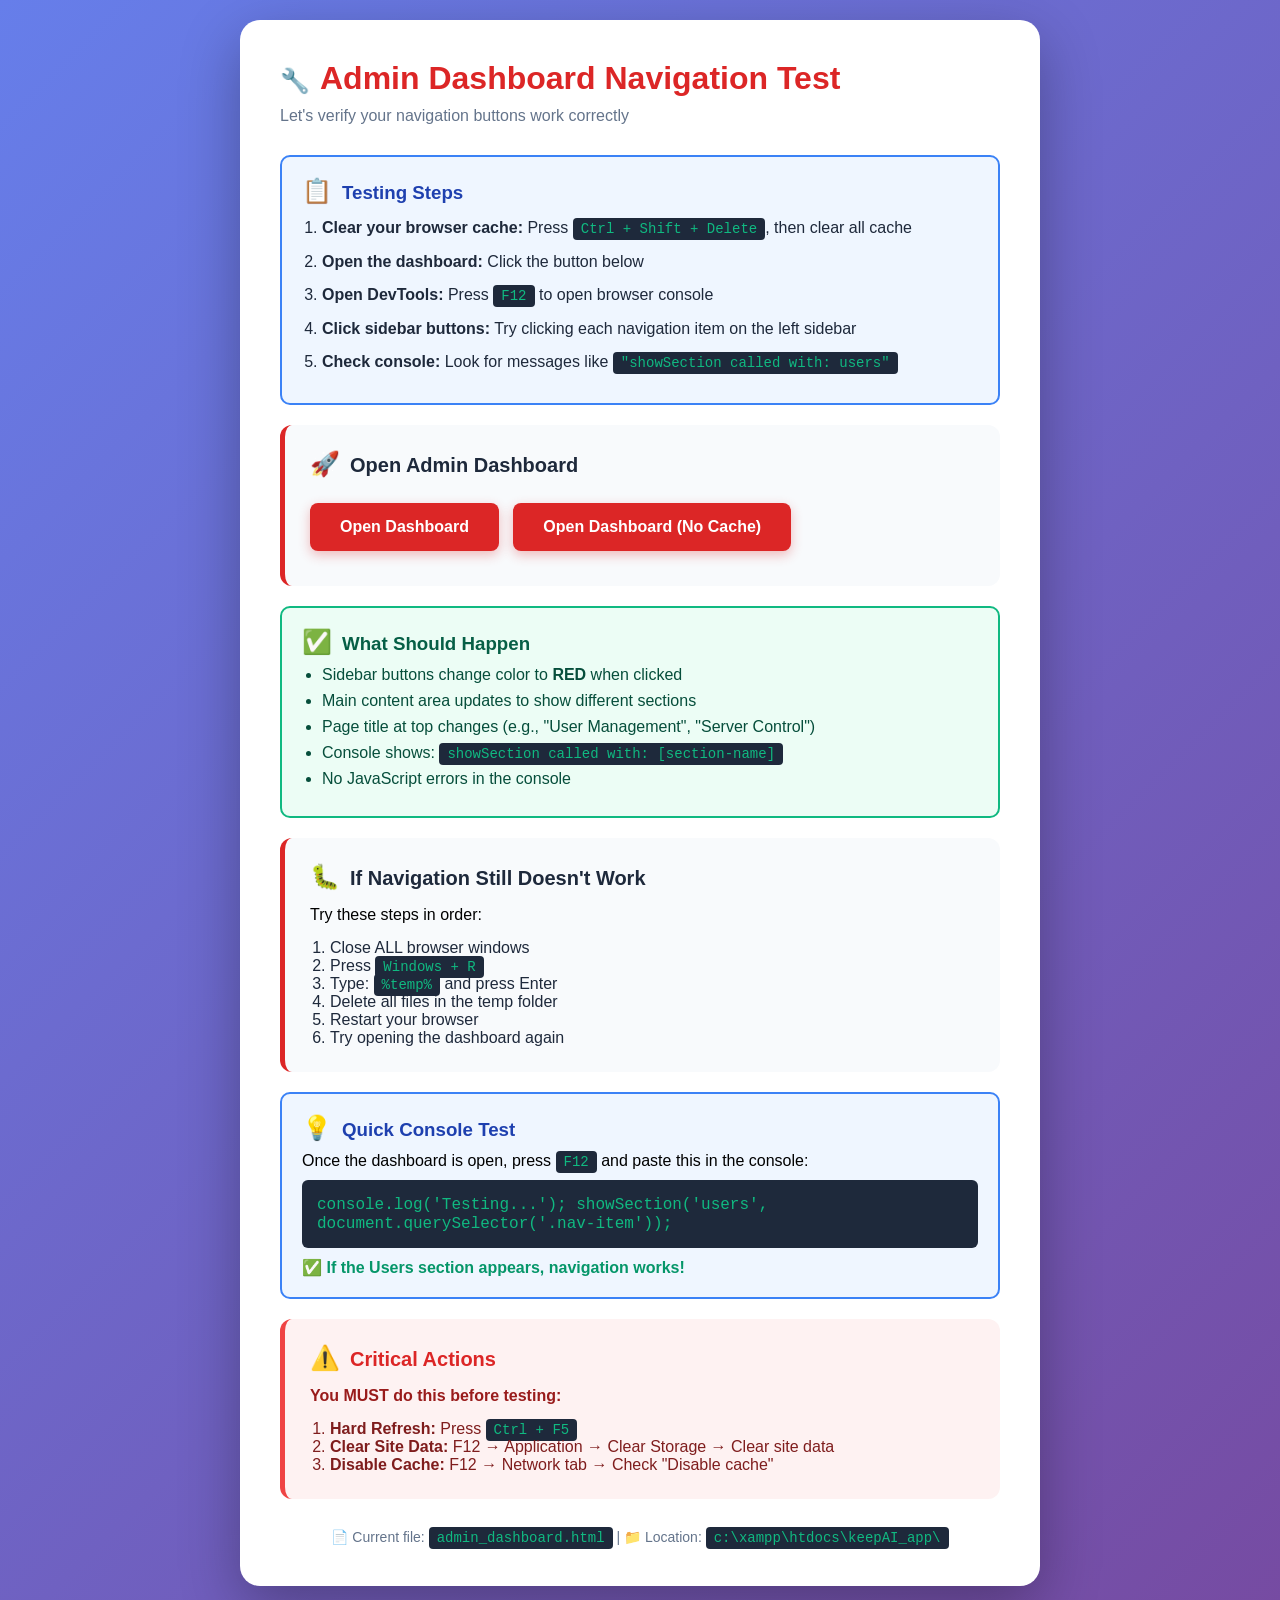
<file: TEST_CLICKS.html>
<!DOCTYPE html>
<html lang="en">
<head>
    <meta charset="UTF-8">
    <meta name="viewport" content="width=device-width, initial-scale=1.0">
    <title>Click Test - Admin Dashboard</title>
    <style>
        * { margin: 0; padding: 0; box-sizing: border-box; }
        body {
            font-family: 'Segoe UI', Tahoma, Geneva, Verdana, sans-serif;
            background: linear-gradient(135deg, #667eea 0%, #764ba2 100%);
            min-height: 100vh;
            display: flex;
            align-items: center;
            justify-content: center;
            padding: 20px;
        }
        .container {
            background: white;
            border-radius: 20px;
            padding: 40px;
            max-width: 800px;
            box-shadow: 0 20px 60px rgba(0,0,0,0.3);
        }
        h1 {
            color: #dc2626;
            margin-bottom: 10px;
            font-size: 32px;
        }
        .subtitle {
            color: #64748b;
            margin-bottom: 30px;
            font-size: 16px;
        }
        .test-section {
            background: #f8fafc;
            border-radius: 12px;
            padding: 25px;
            margin: 20px 0;
            border-left: 5px solid #dc2626;
        }
        .test-section h2 {
            color: #1e293b;
            font-size: 20px;
            margin-bottom: 15px;
        }
        .test-button {
            display: inline-block;
            padding: 15px 30px;
            background: #dc2626;
            color: white;
            text-decoration: none;
            border-radius: 8px;
            font-weight: 600;
            margin: 10px 10px 10px 0;
            transition: all 0.3s;
            box-shadow: 0 4px 12px rgba(220, 38, 38, 0.3);
        }
        .test-button:hover {
            background: #991b1b;
            transform: translateY(-2px);
            box-shadow: 0 6px 20px rgba(220, 38, 38, 0.4);
        }
        .instructions {
            background: #eff6ff;
            border: 2px solid #3b82f6;
            border-radius: 10px;
            padding: 20px;
            margin: 20px 0;
        }
        .instructions h3 {
            color: #1e40af;
            margin-bottom: 10px;
        }
        .instructions ol {
            margin-left: 20px;
            color: #1e293b;
        }
        .instructions li {
            margin: 8px 0;
            line-height: 1.6;
        }
        .code {
            background: #1e293b;
            color: #10b981;
            padding: 3px 8px;
            border-radius: 4px;
            font-family: 'Courier New', monospace;
            font-size: 14px;
        }
        .success-box {
            background: #ecfdf5;
            border: 2px solid #10b981;
            border-radius: 10px;
            padding: 20px;
            margin: 20px 0;
        }
        .success-box h3 {
            color: #065f46;
            margin-bottom: 10px;
        }
        .success-box ul {
            margin-left: 20px;
            color: #064e3b;
        }
        .success-box li {
            margin: 8px 0;
        }
        .emoji {
            font-size: 24px;
            margin-right: 10px;
        }
    </style>
</head>
<body>
    <div class="container">
        <h1><span class="emoji">🔧</span>Admin Dashboard Navigation Test</h1>
        <p class="subtitle">Let's verify your navigation buttons work correctly</p>
        
        <div class="instructions">
            <h3><span class="emoji">📋</span>Testing Steps</h3>
            <ol>
                <li><strong>Clear your browser cache:</strong> Press <span class="code">Ctrl + Shift + Delete</span>, then clear all cache</li>
                <li><strong>Open the dashboard:</strong> Click the button below</li>
                <li><strong>Open DevTools:</strong> Press <span class="code">F12</span> to open browser console</li>
                <li><strong>Click sidebar buttons:</strong> Try clicking each navigation item on the left sidebar</li>
                <li><strong>Check console:</strong> Look for messages like <span class="code">"showSection called with: users"</span></li>
            </ol>
        </div>

        <div class="test-section">
            <h2><span class="emoji">🚀</span>Open Admin Dashboard</h2>
            <a href="admin_dashboard.html" class="test-button" target="_blank">
                Open Dashboard
            </a>
            <a href="admin_dashboard.html?nocache=1" class="test-button">
                Open Dashboard (No Cache)
            </a>
        </div>

        <div class="success-box">
            <h3><span class="emoji">✅</span>What Should Happen</h3>
            <ul>
                <li>Sidebar buttons change color to <strong>RED</strong> when clicked</li>
                <li>Main content area updates to show different sections</li>
                <li>Page title at top changes (e.g., "User Management", "Server Control")</li>
                <li>Console shows: <span class="code">showSection called with: [section-name]</span></li>
                <li>No JavaScript errors in the console</li>
            </ul>
        </div>

        <div class="test-section">
            <h2><span class="emoji">🐛</span>If Navigation Still Doesn't Work</h2>
            <p style="margin-bottom: 15px;">Try these steps in order:</p>
            <ol style="margin-left: 20px; color: #1e293b;">
                <li>Close ALL browser windows</li>
                <li>Press <span class="code">Windows + R</span></li>
                <li>Type: <span class="code">%temp%</span> and press Enter</li>
                <li>Delete all files in the temp folder</li>
                <li>Restart your browser</li>
                <li>Try opening the dashboard again</li>
            </ol>
        </div>

        <div class="instructions">
            <h3><span class="emoji">💡</span>Quick Console Test</h3>
            <p style="margin-bottom: 10px;">Once the dashboard is open, press <span class="code">F12</span> and paste this in the console:</p>
            <div style="background: #1e293b; padding: 15px; border-radius: 6px; margin: 10px 0;">
                <code style="color: #10b981; font-family: 'Courier New', monospace;">
                    console.log('Testing...'); showSection('users', document.querySelector('.nav-item'));
                </code>
            </div>
            <p style="margin-top: 10px; color: #059669; font-weight: 600;">
                ✅ If the Users section appears, navigation works!
            </p>
        </div>

        <div class="test-section" style="background: #fef2f2; border-color: #ef4444;">
            <h2 style="color: #dc2626;"><span class="emoji">⚠️</span>Critical Actions</h2>
            <p style="color: #991b1b; font-weight: 600; margin-bottom: 15px;">
                You MUST do this before testing:
            </p>
            <ol style="margin-left: 20px; color: #7f1d1d;">
                <li><strong>Hard Refresh:</strong> Press <span class="code">Ctrl + F5</span></li>
                <li><strong>Clear Site Data:</strong> F12 → Application → Clear Storage → Clear site data</li>
                <li><strong>Disable Cache:</strong> F12 → Network tab → Check "Disable cache"</li>
            </ol>
        </div>

        <p style="text-align: center; margin-top: 30px; color: #64748b; font-size: 14px;">
            📄 Current file: <span class="code">admin_dashboard.html</span> | 
            📁 Location: <span class="code">c:\xampp\htdocs\keepAI_app\</span>
        </p>
    </div>

    <script>
        console.log('✅ Test page loaded successfully');
        console.log('🔍 Ready to test admin dashboard navigation');
        console.log('📝 Remember to press Ctrl+F5 to clear cache!');
    </script>
</body>
</html>
</file>
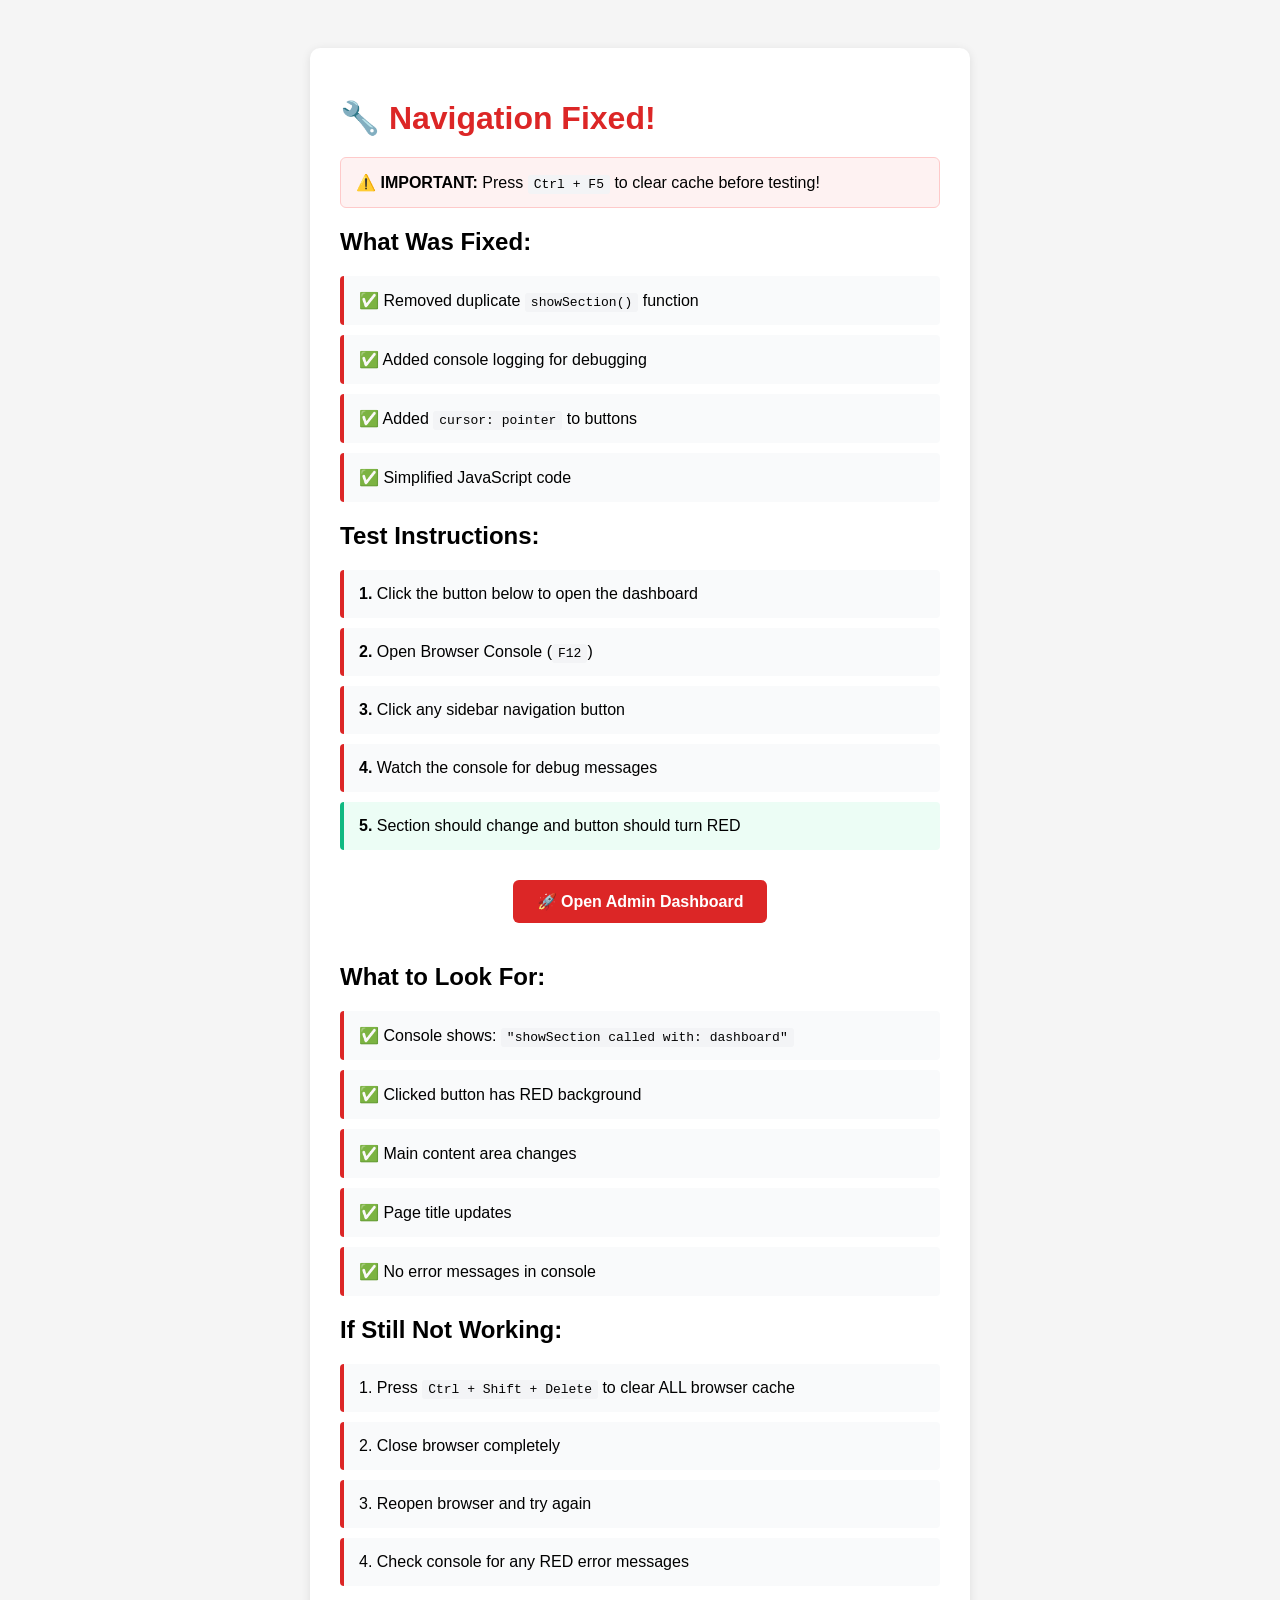
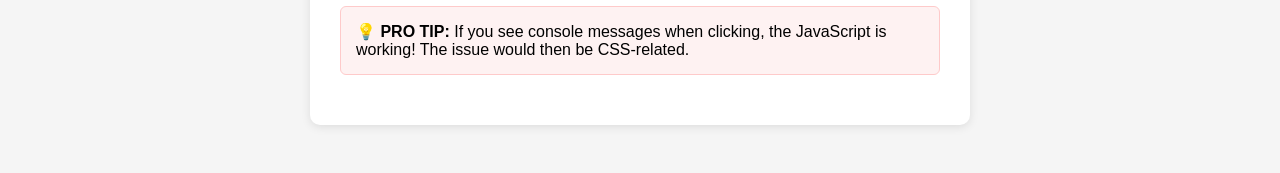
<file: TEST_NAVIGATION_NOW.html>
<!DOCTYPE html>
<html lang="en">
<head>
    <meta charset="UTF-8">
    <meta name="viewport" content="width=device-width, initial-scale=1.0">
    <title>Navigation Test</title>
    <style>
        body {
            font-family: Arial, sans-serif;
            padding: 40px;
            background: #f5f5f5;
        }
        .test-box {
            background: white;
            padding: 30px;
            border-radius: 10px;
            box-shadow: 0 2px 10px rgba(0,0,0,0.1);
            max-width: 600px;
            margin: 0 auto;
        }
        h1 { color: #dc2626; margin-bottom: 20px; }
        .step {
            background: #f9fafb;
            padding: 15px;
            margin: 10px 0;
            border-left: 4px solid #dc2626;
            border-radius: 4px;
        }
        .success { background: #ecfdf5; border-color: #10b981; }
        .button {
            display: inline-block;
            padding: 12px 24px;
            background: #dc2626;
            color: white;
            text-decoration: none;
            border-radius: 6px;
            margin: 20px 0;
            font-weight: bold;
        }
        .button:hover { background: #991b1b; }
        code {
            background: #f3f4f6;
            padding: 2px 6px;
            border-radius: 3px;
            font-family: monospace;
        }
        .alert {
            background: #fef2f2;
            border: 1px solid #fecaca;
            padding: 15px;
            border-radius: 6px;
            margin: 20px 0;
        }
    </style>
</head>
<body>
    <div class="test-box">
        <h1>🔧 Navigation Fixed!</h1>
        
        <div class="alert">
            <strong>⚠️ IMPORTANT:</strong> Press <code>Ctrl + F5</code> to clear cache before testing!
        </div>
        
        <h2>What Was Fixed:</h2>
        <div class="step">
            ✅ Removed duplicate <code>showSection()</code> function
        </div>
        <div class="step">
            ✅ Added console logging for debugging
        </div>
        <div class="step">
            ✅ Added <code>cursor: pointer</code> to buttons
        </div>
        <div class="step">
            ✅ Simplified JavaScript code
        </div>
        
        <h2>Test Instructions:</h2>
        <div class="step">
            <strong>1.</strong> Click the button below to open the dashboard
        </div>
        <div class="step">
            <strong>2.</strong> Open Browser Console (<code>F12</code>)
        </div>
        <div class="step">
            <strong>3.</strong> Click any sidebar navigation button
        </div>
        <div class="step">
            <strong>4.</strong> Watch the console for debug messages
        </div>
        <div class="step success">
            <strong>5.</strong> Section should change and button should turn RED
        </div>
        
        <center>
            <a href="admin_dashboard.html" class="button" target="_blank">
                🚀 Open Admin Dashboard
            </a>
        </center>
        
        <h2>What to Look For:</h2>
        <div class="step">
            ✅ Console shows: <code>"showSection called with: dashboard"</code>
        </div>
        <div class="step">
            ✅ Clicked button has RED background
        </div>
        <div class="step">
            ✅ Main content area changes
        </div>
        <div class="step">
            ✅ Page title updates
        </div>
        <div class="step">
            ✅ No error messages in console
        </div>
        
        <h2>If Still Not Working:</h2>
        <div class="step">
            1. Press <code>Ctrl + Shift + Delete</code> to clear ALL browser cache
        </div>
        <div class="step">
            2. Close browser completely
        </div>
        <div class="step">
            3. Reopen browser and try again
        </div>
        <div class="step">
            4. Check console for any RED error messages
        </div>
        
        <div class="alert">
            <strong>💡 PRO TIP:</strong> If you see console messages when clicking, the JavaScript is working! The issue would then be CSS-related.
        </div>
    </div>
    
    <script>
        console.log('✅ Test page loaded successfully');
        console.log('🔍 Click the button above to test the admin dashboard');
    </script>
</body>
</html>
</file>
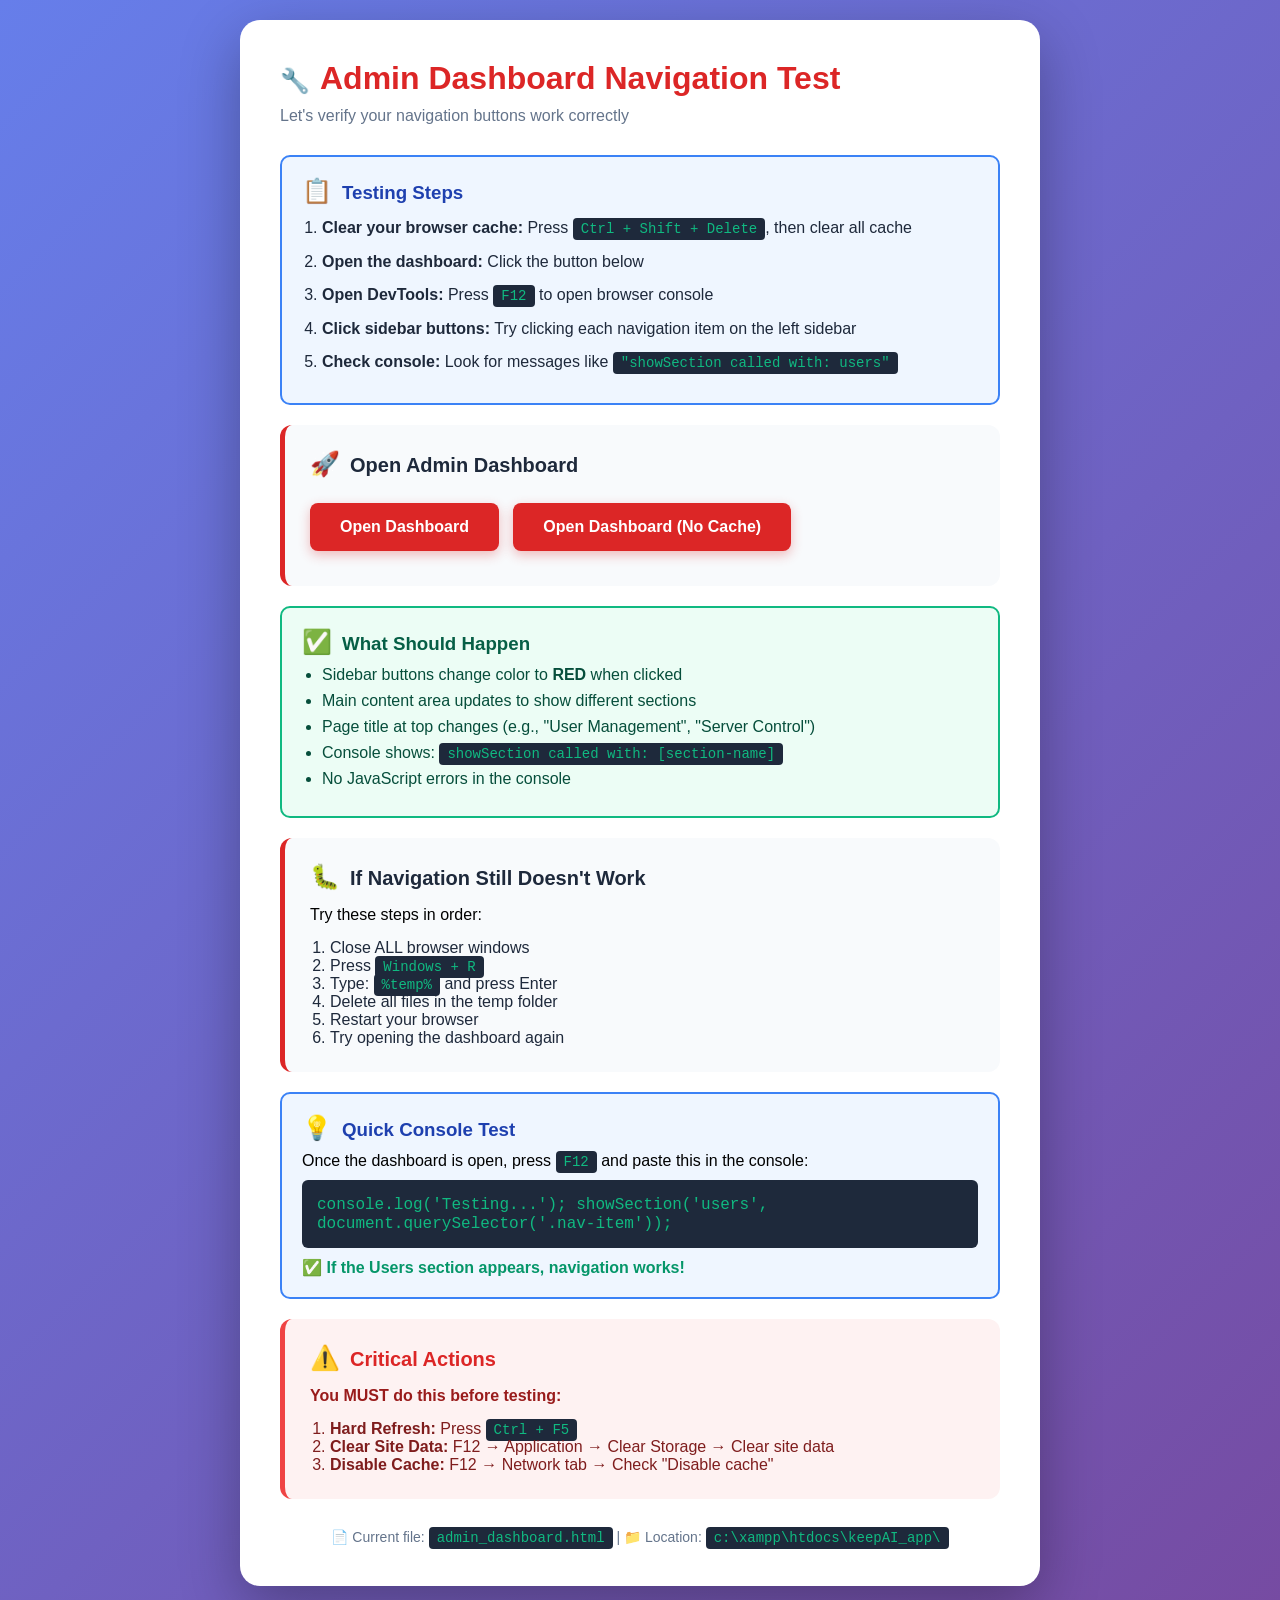
<file: tests/manual/TEST_CLICKS.html>
<!DOCTYPE html>
<html lang="en">
<head>
    <meta charset="UTF-8">
    <meta name="viewport" content="width=device-width, initial-scale=1.0">
    <title>Click Test - Admin Dashboard</title>
    <style>
        * { margin: 0; padding: 0; box-sizing: border-box; }
        body {
            font-family: 'Segoe UI', Tahoma, Geneva, Verdana, sans-serif;
            background: linear-gradient(135deg, #667eea 0%, #764ba2 100%);
            min-height: 100vh;
            display: flex;
            align-items: center;
            justify-content: center;
            padding: 20px;
        }
        .container {
            background: white;
            border-radius: 20px;
            padding: 40px;
            max-width: 800px;
            box-shadow: 0 20px 60px rgba(0,0,0,0.3);
        }
        h1 {
            color: #dc2626;
            margin-bottom: 10px;
            font-size: 32px;
        }
        .subtitle {
            color: #64748b;
            margin-bottom: 30px;
            font-size: 16px;
        }
        .test-section {
            background: #f8fafc;
            border-radius: 12px;
            padding: 25px;
            margin: 20px 0;
            border-left: 5px solid #dc2626;
        }
        .test-section h2 {
            color: #1e293b;
            font-size: 20px;
            margin-bottom: 15px;
        }
        .test-button {
            display: inline-block;
            padding: 15px 30px;
            background: #dc2626;
            color: white;
            text-decoration: none;
            border-radius: 8px;
            font-weight: 600;
            margin: 10px 10px 10px 0;
            transition: all 0.3s;
            box-shadow: 0 4px 12px rgba(220, 38, 38, 0.3);
        }
        .test-button:hover {
            background: #991b1b;
            transform: translateY(-2px);
            box-shadow: 0 6px 20px rgba(220, 38, 38, 0.4);
        }
        .instructions {
            background: #eff6ff;
            border: 2px solid #3b82f6;
            border-radius: 10px;
            padding: 20px;
            margin: 20px 0;
        }
        .instructions h3 {
            color: #1e40af;
            margin-bottom: 10px;
        }
        .instructions ol {
            margin-left: 20px;
            color: #1e293b;
        }
        .instructions li {
            margin: 8px 0;
            line-height: 1.6;
        }
        .code {
            background: #1e293b;
            color: #10b981;
            padding: 3px 8px;
            border-radius: 4px;
            font-family: 'Courier New', monospace;
            font-size: 14px;
        }
        .success-box {
            background: #ecfdf5;
            border: 2px solid #10b981;
            border-radius: 10px;
            padding: 20px;
            margin: 20px 0;
        }
        .success-box h3 {
            color: #065f46;
            margin-bottom: 10px;
        }
        .success-box ul {
            margin-left: 20px;
            color: #064e3b;
        }
        .success-box li {
            margin: 8px 0;
        }
        .emoji {
            font-size: 24px;
            margin-right: 10px;
        }
    </style>
</head>
<body>
    <div class="container">
        <h1><span class="emoji">🔧</span>Admin Dashboard Navigation Test</h1>
        <p class="subtitle">Let's verify your navigation buttons work correctly</p>
        
        <div class="instructions">
            <h3><span class="emoji">📋</span>Testing Steps</h3>
            <ol>
                <li><strong>Clear your browser cache:</strong> Press <span class="code">Ctrl + Shift + Delete</span>, then clear all cache</li>
                <li><strong>Open the dashboard:</strong> Click the button below</li>
                <li><strong>Open DevTools:</strong> Press <span class="code">F12</span> to open browser console</li>
                <li><strong>Click sidebar buttons:</strong> Try clicking each navigation item on the left sidebar</li>
                <li><strong>Check console:</strong> Look for messages like <span class="code">"showSection called with: users"</span></li>
            </ol>
        </div>

        <div class="test-section">
            <h2><span class="emoji">🚀</span>Open Admin Dashboard</h2>
            <a href="../../admin_dashboard.html" class="test-button" target="_blank">
                Open Dashboard
            </a>
            <a href="../../admin_dashboard.html?nocache=1" class="test-button">
                Open Dashboard (No Cache)
            </a>
        </div>

        <div class="success-box">
            <h3><span class="emoji">✅</span>What Should Happen</h3>
            <ul>
                <li>Sidebar buttons change color to <strong>RED</strong> when clicked</li>
                <li>Main content area updates to show different sections</li>
                <li>Page title at top changes (e.g., "User Management", "Server Control")</li>
                <li>Console shows: <span class="code">showSection called with: [section-name]</span></li>
                <li>No JavaScript errors in the console</li>
            </ul>
        </div>

        <div class="test-section">
            <h2><span class="emoji">🐛</span>If Navigation Still Doesn't Work</h2>
            <p style="margin-bottom: 15px;">Try these steps in order:</p>
            <ol style="margin-left: 20px; color: #1e293b;">
                <li>Close ALL browser windows</li>
                <li>Press <span class="code">Windows + R</span></li>
                <li>Type: <span class="code">%temp%</span> and press Enter</li>
                <li>Delete all files in the temp folder</li>
                <li>Restart your browser</li>
                <li>Try opening the dashboard again</li>
            </ol>
        </div>

        <div class="instructions">
            <h3><span class="emoji">💡</span>Quick Console Test</h3>
            <p style="margin-bottom: 10px;">Once the dashboard is open, press <span class="code">F12</span> and paste this in the console:</p>
            <div style="background: #1e293b; padding: 15px; border-radius: 6px; margin: 10px 0;">
                <code style="color: #10b981; font-family: 'Courier New', monospace;">
                    console.log('Testing...'); showSection('users', document.querySelector('.nav-item'));
                </code>
            </div>
            <p style="margin-top: 10px; color: #059669; font-weight: 600;">
                ✅ If the Users section appears, navigation works!
            </p>
        </div>

        <div class="test-section" style="background: #fef2f2; border-color: #ef4444;">
            <h2 style="color: #dc2626;"><span class="emoji">⚠️</span>Critical Actions</h2>
            <p style="color: #991b1b; font-weight: 600; margin-bottom: 15px;">
                You MUST do this before testing:
            </p>
            <ol style="margin-left: 20px; color: #7f1d1d;">
                <li><strong>Hard Refresh:</strong> Press <span class="code">Ctrl + F5</span></li>
                <li><strong>Clear Site Data:</strong> F12 → Application → Clear Storage → Clear site data</li>
                <li><strong>Disable Cache:</strong> F12 → Network tab → Check "Disable cache"</li>
            </ol>
        </div>

        <p style="text-align: center; margin-top: 30px; color: #64748b; font-size: 14px;">
            📄 Current file: <span class="code">admin_dashboard.html</span> | 
            📁 Location: <span class="code">c:\xampp\htdocs\keepAI_app\</span>
        </p>
    </div>

    <script>
        console.log('✅ Test page loaded successfully');
        console.log('🔍 Ready to test admin dashboard navigation');
        console.log('📝 Remember to press Ctrl+F5 to clear cache!');
    </script>
</body>
</html>
</file>
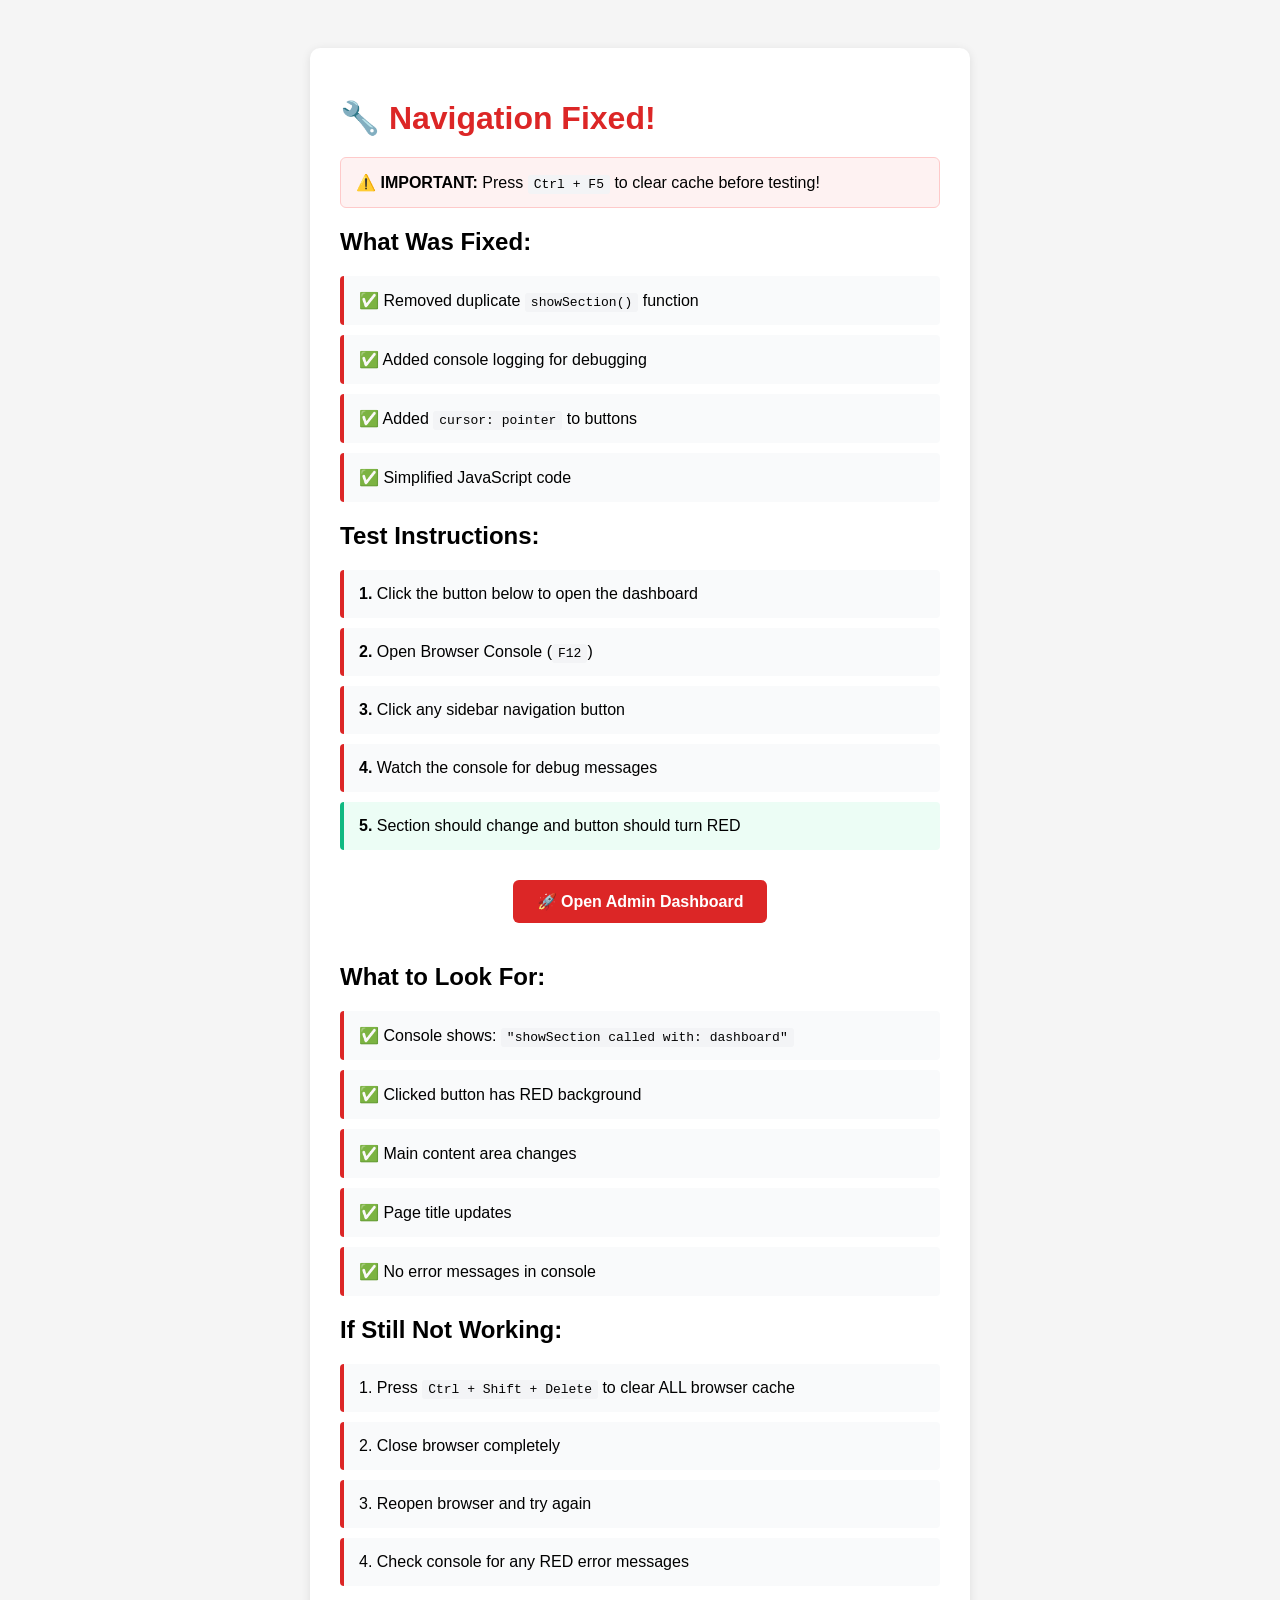
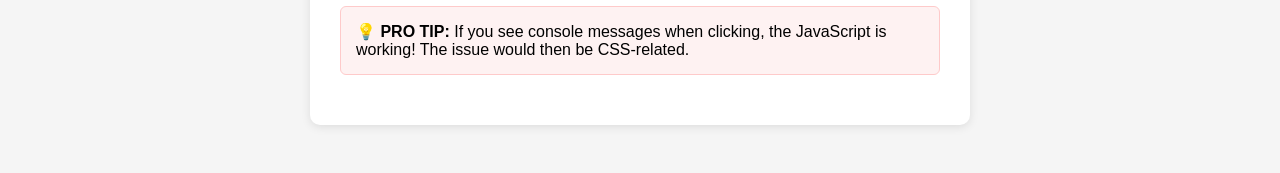
<file: tests/manual/TEST_NAVIGATION_NOW.html>
<!DOCTYPE html>
<html lang="en">
<head>
    <meta charset="UTF-8">
    <meta name="viewport" content="width=device-width, initial-scale=1.0">
    <title>Navigation Test</title>
    <style>
        body {
            font-family: Arial, sans-serif;
            padding: 40px;
            background: #f5f5f5;
        }
        .test-box {
            background: white;
            padding: 30px;
            border-radius: 10px;
            box-shadow: 0 2px 10px rgba(0,0,0,0.1);
            max-width: 600px;
            margin: 0 auto;
        }
        h1 { color: #dc2626; margin-bottom: 20px; }
        .step {
            background: #f9fafb;
            padding: 15px;
            margin: 10px 0;
            border-left: 4px solid #dc2626;
            border-radius: 4px;
        }
        .success { background: #ecfdf5; border-color: #10b981; }
        .button {
            display: inline-block;
            padding: 12px 24px;
            background: #dc2626;
            color: white;
            text-decoration: none;
            border-radius: 6px;
            margin: 20px 0;
            font-weight: bold;
        }
        .button:hover { background: #991b1b; }
        code {
            background: #f3f4f6;
            padding: 2px 6px;
            border-radius: 3px;
            font-family: monospace;
        }
        .alert {
            background: #fef2f2;
            border: 1px solid #fecaca;
            padding: 15px;
            border-radius: 6px;
            margin: 20px 0;
        }
    </style>
</head>
<body>
    <div class="test-box">
        <h1>🔧 Navigation Fixed!</h1>
        
        <div class="alert">
            <strong>⚠️ IMPORTANT:</strong> Press <code>Ctrl + F5</code> to clear cache before testing!
        </div>
        
        <h2>What Was Fixed:</h2>
        <div class="step">
            ✅ Removed duplicate <code>showSection()</code> function
        </div>
        <div class="step">
            ✅ Added console logging for debugging
        </div>
        <div class="step">
            ✅ Added <code>cursor: pointer</code> to buttons
        </div>
        <div class="step">
            ✅ Simplified JavaScript code
        </div>
        
        <h2>Test Instructions:</h2>
        <div class="step">
            <strong>1.</strong> Click the button below to open the dashboard
        </div>
        <div class="step">
            <strong>2.</strong> Open Browser Console (<code>F12</code>)
        </div>
        <div class="step">
            <strong>3.</strong> Click any sidebar navigation button
        </div>
        <div class="step">
            <strong>4.</strong> Watch the console for debug messages
        </div>
        <div class="step success">
            <strong>5.</strong> Section should change and button should turn RED
        </div>
        
        <center>
            <a href="../../admin_dashboard.html" class="button" target="_blank">
                🚀 Open Admin Dashboard
            </a>
        </center>
        
        <h2>What to Look For:</h2>
        <div class="step">
            ✅ Console shows: <code>"showSection called with: dashboard"</code>
        </div>
        <div class="step">
            ✅ Clicked button has RED background
        </div>
        <div class="step">
            ✅ Main content area changes
        </div>
        <div class="step">
            ✅ Page title updates
        </div>
        <div class="step">
            ✅ No error messages in console
        </div>
        
        <h2>If Still Not Working:</h2>
        <div class="step">
            1. Press <code>Ctrl + Shift + Delete</code> to clear ALL browser cache
        </div>
        <div class="step">
            2. Close browser completely
        </div>
        <div class="step">
            3. Reopen browser and try again
        </div>
        <div class="step">
            4. Check console for any RED error messages
        </div>
        
        <div class="alert">
            <strong>💡 PRO TIP:</strong> If you see console messages when clicking, the JavaScript is working! The issue would then be CSS-related.
        </div>
    </div>
    
    <script>
        console.log('✅ Test page loaded successfully');
        console.log('🔍 Click the button above to test the admin dashboard');
    </script>
</body>
</html>
</file>
